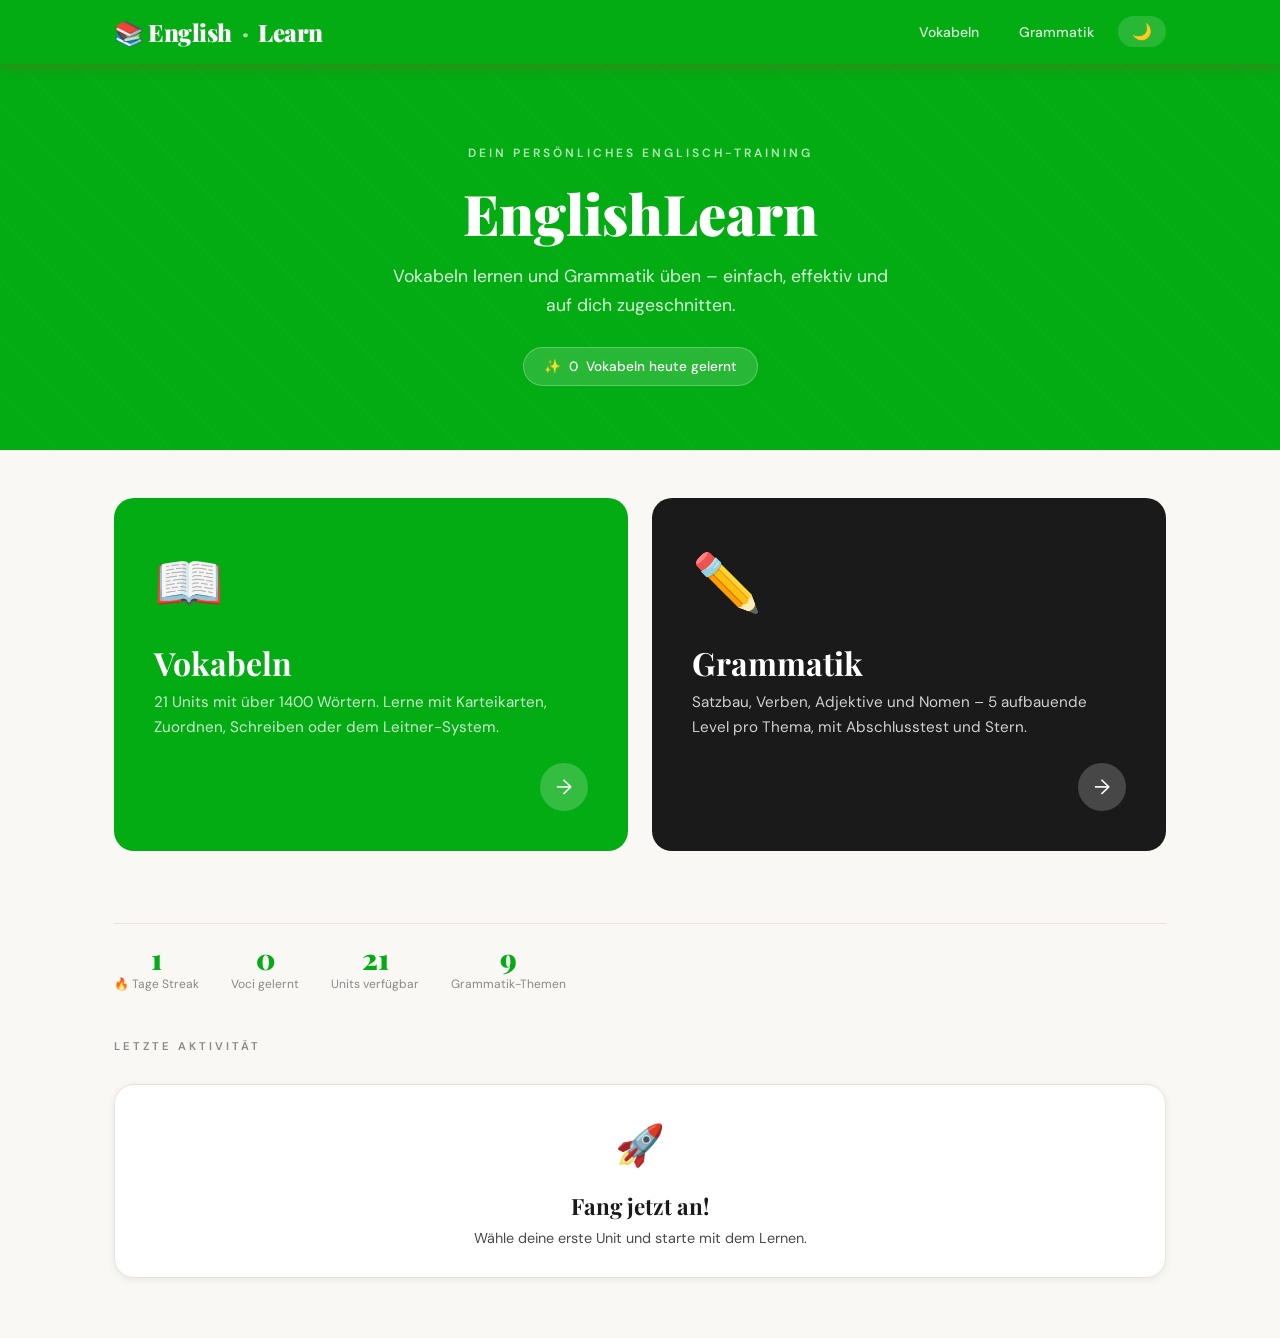
<file: index.html>
<!DOCTYPE html>
<html lang="de">
<head>
  <meta charset="UTF-8">
  <meta name="viewport" content="width=device-width, initial-scale=1.0">
  <title>EnglishLearn</title>
  <link rel="stylesheet" href="css/style.css">
  <link rel="manifest" href="manifest.json">
</head>
<body>

<header class="site-header">
  <div class="inner">
    <a href="index.html" class="logo">📚 English<span class="dot">·</span>Learn</a>
    <nav class="nav">
      <a href="voci/index.html">Vokabeln</a>
      <a href="grammar/index.html">Grammatik</a>
      <button class="theme-toggle" id="themeToggle" title="Dark Mode">🌙</button>
    </nav>
  </div>
</header>

<main>
  <section class="hero">
    <div class="eyebrow">Dein persönliches Englisch-Training</div>
    <h1>English&shy;Learn</h1>
    <p>Vokabeln lernen und Grammatik üben – einfach, effektiv und auf dich zugeschnitten.</p>
    <div class="progress-badge" id="todayBadge">
      ✨ <span id="todayCount">0</span> Vokabeln heute gelernt
    </div>
  </section>

  <div class="container">
    <div class="feature-cards fade-up">
      <div class="feature-card voci" onclick="location.href='voci/index.html'">
        <span class="fc-icon">📖</span>
        <h2>Vokabeln</h2>
        <p>21 Units mit über 1400 Wörtern. Lerne mit Karteikarten, Zuordnen, Schreiben oder dem Leitner-System.</p>
        <div class="fc-arrow">→</div>
      </div>
      <div class="feature-card grammar" onclick="location.href='grammar/index.html'">
        <span class="fc-icon">✏️</span>
        <h2>Grammatik</h2>
        <p>Satzbau, Verben, Adjektive und Nomen – 5 aufbauende Level pro Thema, mit Abschlusstest und Stern.</p>
        <div class="fc-arrow">→</div>
      </div>
    </div>

    <!-- Stats -->
    <div class="stats-strip fade-up fade-up-delay-1" id="statsStrip">
      <div class="stat">
        <div class="stat-num" id="statStreak">0</div>
        <div class="stat-label">🔥 Tage Streak</div>
      </div>
      <div class="stat">
        <div class="stat-num" id="statTotal">0</div>
        <div class="stat-label">Voci gelernt</div>
      </div>
      <div class="stat">
        <div class="stat-num">21</div>
        <div class="stat-label">Units verfügbar</div>
      </div>
      <div class="stat">
        <div class="stat-num">9</div>
        <div class="stat-label">Grammatik-Themen</div>
      </div>
    </div>

    <!-- Quick access -->
    <div class="fade-up fade-up-delay-2" style="padding: 24px 0 48px;">
      <div class="section-title">Letzte Aktivität</div>
      <div class="card-grid" id="recentGrid" style="padding: 12px 0;">
        <!-- filled by JS -->
      </div>
    </div>
  </div>
</main>

<script src="js/storage.js"></script>
<script>
  // Dark mode
  function applyTheme() {
    document.body.classList.toggle('dark', Storage.getDarkMode());
    document.getElementById('themeToggle').textContent = Storage.getDarkMode() ? '☀️' : '🌙';
  }
  applyTheme();
  document.getElementById('themeToggle').addEventListener('click', () => {
    Storage.setDarkMode(!Storage.getDarkMode());
    applyTheme();
  });

  // Stats
  Storage.updateStreak();
  document.getElementById('statStreak').textContent = Storage.getStreak();
  document.getElementById('todayCount').textContent = Storage.getTodayCount();

  // Total learned
  let total = 0;
  for (let i = 1; i <= 21; i++) {
    const ud = Storage.getUnitData(i);
    total += Object.values(ud.words).reduce((s, w) => s + (w.correct || 0), 0);
  }
  document.getElementById('statTotal').textContent = total;

  // Recent grid
  const grid = document.getElementById('recentGrid');
  const lastCombo = Storage.getLastCombination();
  const units = [];
  for (let i = 1; i <= 21; i++) {
    const ud = Storage.getUnitData(i);
    const wordCount = Object.keys(ud.words).length;
    if (wordCount > 0) units.push({ num: i, count: wordCount });
  }
  units.sort((a, b) => b.count - a.count);
  const topUnits = units.slice(0, 3);
  if (topUnits.length === 0) {
    grid.innerHTML = `<div class="card fade-up" onclick="location.href='voci/index.html'" style="grid-column: 1/-1; text-align:center;">
      <span class="card-icon">🚀</span>
      <h2>Fang jetzt an!</h2>
      <p>Wähle deine erste Unit und starte mit dem Lernen.</p>
    </div>`;
  } else {
    topUnits.forEach(u => {
      const ud = Storage.getUnitData(u.num);
      const names = ['Going places','Without words','Healthy living','Exploring','Weather dynamics',
        'The deep blue','Patchwork city','Dreams of flying','Weird & wonderful games','Catchy tunes',
        'Reaching for the stars','Hard times','Intriguing devices','Incredible India','Further faster higher',
        'Down Fifth Avenue','Haunted houses','Its showtime','Green ideas','Sell sell sell','Backpacking'];
      grid.innerHTML += `<div class="card fade-up" onclick="location.href='voci/index.html'">
        <span class="card-icon">📘</span>
        <h2>Unit ${u.num}</h2>
        <p>${names[u.num-1]}<br><small>${u.count} Wörter geübt</small></p>
      </div>`;
    });
  }
</script>
</body>
</html>
</file>
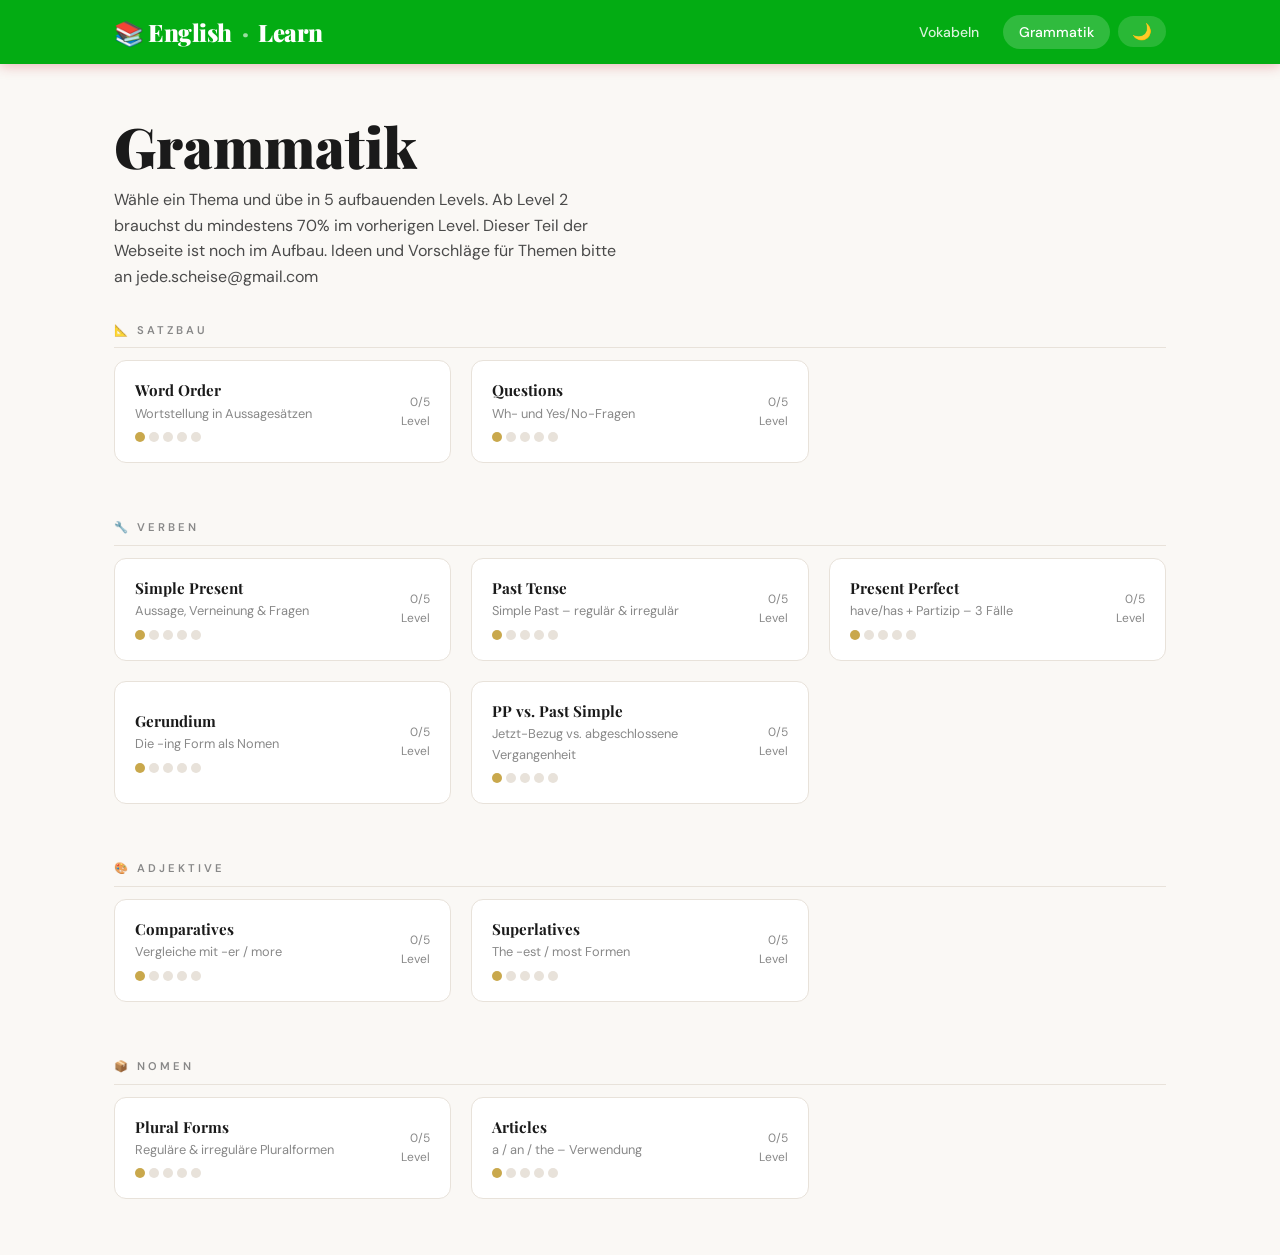
<file: grammar/index.html>
<!DOCTYPE html>
<html lang="de">
<head>
  <meta charset="UTF-8">
  <meta name="viewport" content="width=device-width, initial-scale=1.0">
  <title>Grammatik – EnglishLearn</title>
  <link rel="stylesheet" href="../css/style.css">
</head>
<body>

<header class="site-header">
  <div class="inner">
    <a href="../index.html" class="logo">📚 English<span class="dot">·</span>Learn</a>
    <nav class="nav">
      <a href="../voci/index.html">Vokabeln</a>
      <a href="index.html" class="active">Grammatik</a>
      <button class="theme-toggle" id="themeToggle">🌙</button>
    </nav>
  </div>
</header>

<main>
  <div class="page-header">
    <h1>Grammatik</h1>
    <p>Wähle ein Thema und übe in 5 aufbauenden Levels. Ab Level 2 brauchst du mindestens 70% im vorherigen Level. Dieser Teil der Webseite ist noch im Aufbau. Ideen und Vorschläge für Themen bitte an jede.scheise@gmail.com</p>
  </div>

  <div class="container">
    <div id="grammarContent"></div>
  </div>
</main>

<script src="../js/storage.js"></script>
<script src="../js/grammar-engine.js"></script>
<script>
  // Theme
  const themeBtn = document.getElementById('themeToggle');
  document.body.classList.toggle('dark', Storage.getDarkMode());
  themeBtn.textContent = Storage.getDarkMode() ? '☀️' : '🌙';
  themeBtn.addEventListener('click', () => { Storage.setDarkMode(!Storage.getDarkMode()); location.reload(); });

  const TOPICS = GrammarEngine.getTopics();
  const GROUP_LABELS = GrammarEngine.getGroupLabels();

  // Group topics
  const grouped = {};
  TOPICS.forEach(t => {
    if (!grouped[t.group]) grouped[t.group] = [];
    grouped[t.group].push(t);
  });

  let html = '';
  Object.entries(grouped).forEach(([group, topics]) => {
    html += `<div class="grammar-group">
      <div class="grammar-group-title">${GROUP_LABELS[group] || group}</div>
      <div class="card-grid" style="padding: 0 0 16px;">`;

    topics.forEach(topic => {
      const td = Storage.getGrammarTopic(topic.id);
      const star = td.star ? '⭐' : '';

      // Build level dots
      let dotsHtml = '';
      for (let l = 1; l <= 5; l++) {
        const lvl = td.levels[l];
        const unlocked = Storage.isLevelUnlocked(topic.id, l);
        let cls = 'level-dot';
        if (lvl && lvl.completed) cls += ' done';
        else if (unlocked) cls += ' active';
        dotsHtml += `<div class="${cls}" title="Level ${l}${lvl ? ': ' + lvl.score + '%' : ''}"></div>`;
      }

      const completedCount = Object.values(td.levels).filter(l => l.completed).length;

      html += `<div class="topic-card" onclick="openTopic('${topic.group}','${topic.id}')">
        <div class="topic-info">
          <h3>${topic.title} ${star}</h3>
          <p>${topic.desc}</p>
          <div class="level-dots">${dotsHtml}</div>
        </div>
        <div style="font-size:0.75rem; color:var(--ink-muted); text-align:right; min-width:48px;">
          ${completedCount}/5<br>Level
        </div>
      </div>`;
    });

    html += `</div></div>`;
  });

  document.getElementById('grammarContent').innerHTML = html;

  function openTopic(group, id) {
    location.href = `exercise.html?group=${group}&id=${id}`;
  }
</script>
</body>
</html>
</file>
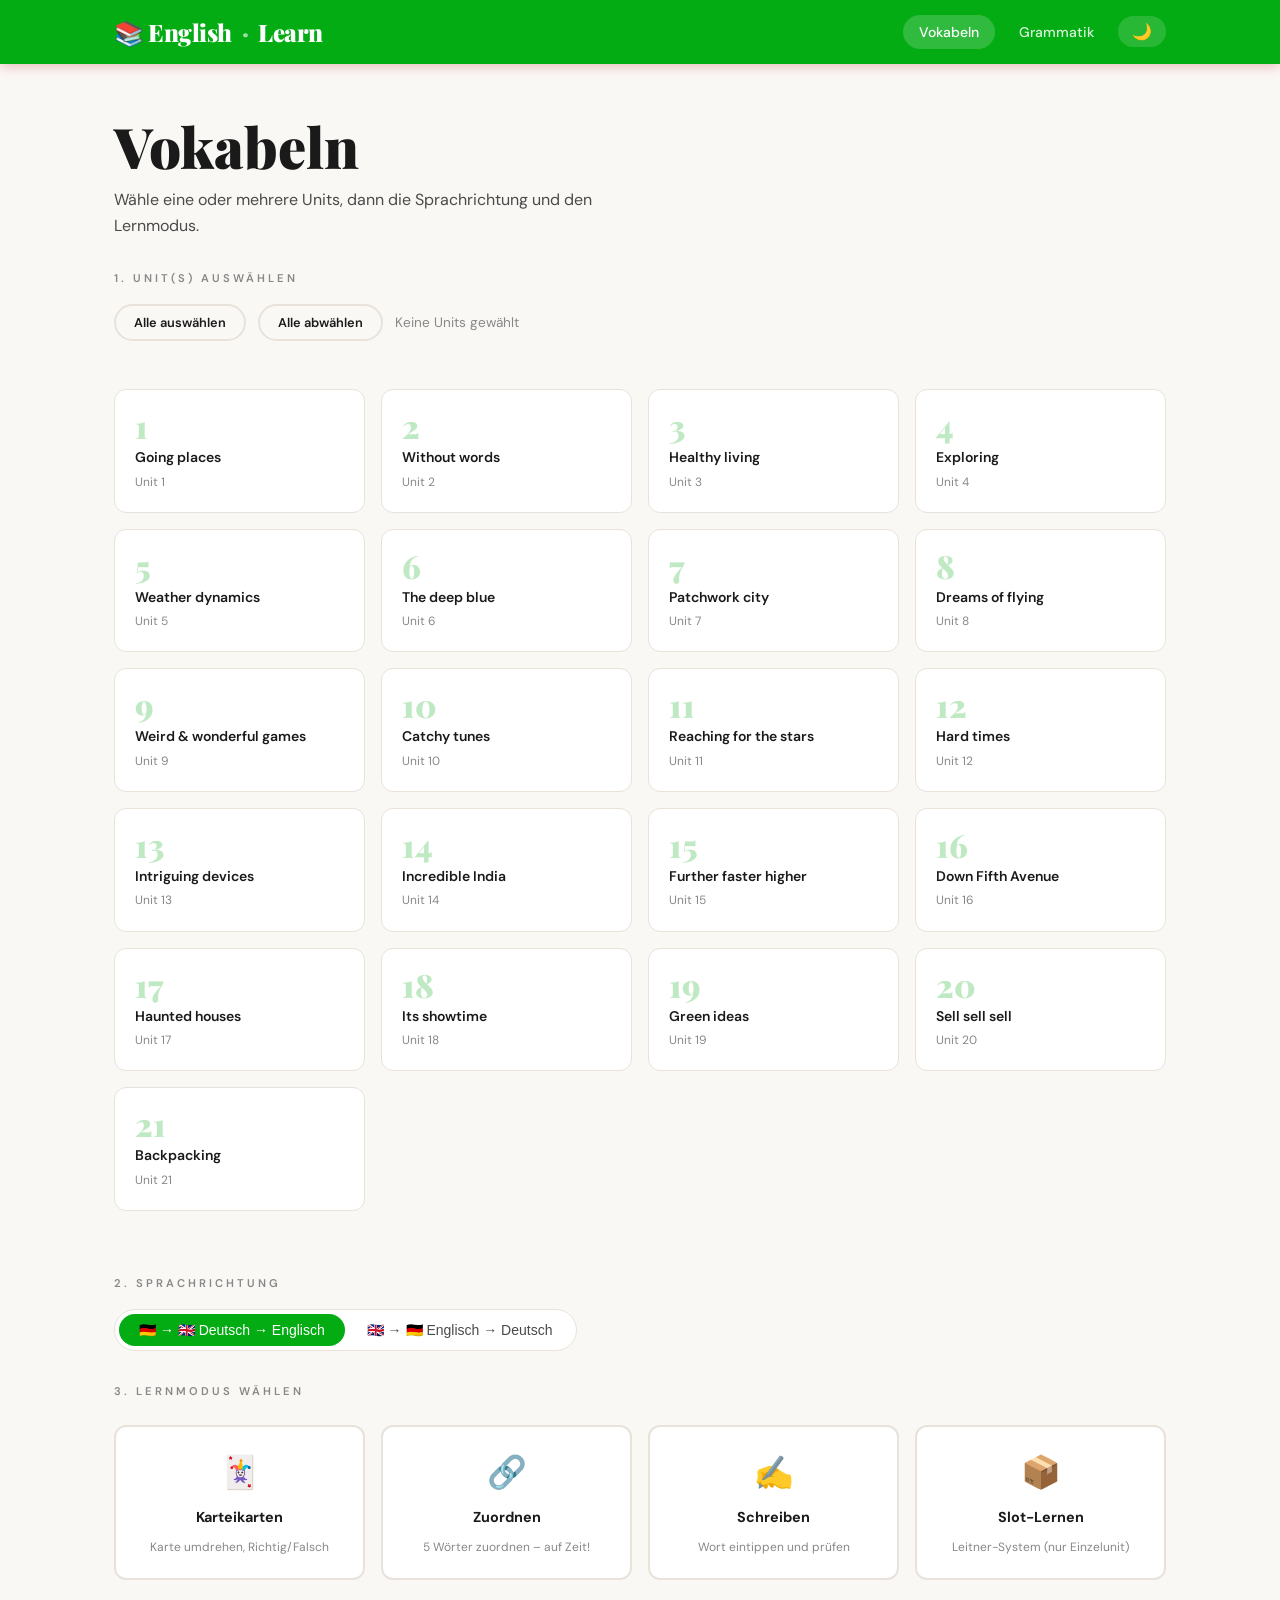
<file: voci/index.html>
<!DOCTYPE html>
<html lang="de">
<head>
  <meta charset="UTF-8">
  <meta name="viewport" content="width=device-width, initial-scale=1.0">
  <title>Vokabeln – EnglishLearn</title>
  <link rel="stylesheet" href="../css/style.css">
</head>
<body>

<header class="site-header">
  <div class="inner">
    <a href="../index.html" class="logo">📚 English<span class="dot">·</span>Learn</a>
    <nav class="nav">
      <a href="index.html" class="active">Vokabeln</a>
      <a href="../grammar/index.html">Grammatik</a>
      <button class="theme-toggle" id="themeToggle">🌙</button>
    </nav>
  </div>
</header>

<main>
  <div class="page-header">
    <h1>Vokabeln</h1>
    <p>Wähle eine oder mehrere Units, dann die Sprachrichtung und den Lernmodus.</p>
  </div>

  <div class="container">

    <!-- Unit Selection -->
    <div class="section-title">1. Unit(s) auswählen</div>
    <div style="display:flex; gap:12px; margin-bottom:16px; flex-wrap:wrap; align-items:center;">
      <button class="btn btn-outline btn-sm" onclick="selectAll()">Alle auswählen</button>
      <button class="btn btn-outline btn-sm" onclick="clearAll()">Alle abwählen</button>
      <span id="selectedInfo" style="font-size:0.85rem; color:var(--ink-muted);"></span>
    </div>
    <div class="unit-list" id="unitList"></div>

    <!-- Direction -->
    <div style="margin: 32px 0 16px;">
      <div class="section-title">2. Sprachrichtung</div>
      <div class="direction-toggle">
        <button class="direction-btn active" id="btnDeEn" onclick="setDir('de_en')">🇩🇪 → 🇬🇧 Deutsch → Englisch</button>
        <button class="direction-btn" id="btnEnDe" onclick="setDir('en_de')">🇬🇧 → 🇩🇪 Englisch → Deutsch</button>
      </div>
    </div>

    <!-- Mode Selection -->
    <div style="margin: 32px 0 16px;">
      <div class="section-title">3. Lernmodus wählen</div>
      <div class="mode-grid" id="modeGrid">
        <div class="mode-item" id="modeFC" onclick="startMode('flashcards')">
          <div class="mode-icon">🃏</div>
          <strong>Karteikarten</strong>
          <small>Karte umdrehen, Richtig/Falsch</small>
        </div>
        <div class="mode-item" id="modeMA" onclick="startMode('matching')">
          <div class="mode-icon">🔗</div>
          <strong>Zuordnen</strong>
          <small>5 Wörter zuordnen – auf Zeit!</small>
        </div>
        <div class="mode-item" id="modeWR" onclick="startMode('writing')">
          <div class="mode-icon">✍️</div>
          <strong>Schreiben</strong>
          <small>Wort eintippen und prüfen</small>
        </div>
        <div class="mode-item" id="modeSL" onclick="startMode('slots')">
          <div class="mode-icon">📦</div>
          <strong>Slot-Lernen</strong>
          <small>Leitner-System (nur Einzelunit)</small>
        </div>
      </div>
    </div>

    <div id="slotWarning" style="display:none;" class="hint-box">
      ⚠️ Das Slot-Lernen ist nur für eine einzelne Unit verfügbar (kein Kombinations-Modus).
    </div>

  </div>
</main>

<script src="../js/storage.js"></script>
<script>
  // Theme
  function applyTheme() {
    document.body.classList.toggle('dark', Storage.getDarkMode());
    document.getElementById('themeToggle').textContent = Storage.getDarkMode() ? '☀️' : '🌙';
  }
  applyTheme();
  document.getElementById('themeToggle').addEventListener('click', () => {
    Storage.setDarkMode(!Storage.getDarkMode());
    applyTheme();
  });

  const UNIT_NAMES = ['Going places','Without words','Healthy living','Exploring','Weather dynamics',
    'The deep blue','Patchwork city','Dreams of flying','Weird & wonderful games','Catchy tunes',
    'Reaching for the stars','Hard times','Intriguing devices','Incredible India','Further faster higher',
    'Down Fifth Avenue','Haunted houses','Its showtime','Green ideas','Sell sell sell','Backpacking'];

  let selectedUnits = [];
  let direction = 'de_en';

  // Restore last combination
  const lastCombo = Storage.getLastCombination();

  // Build unit grid
  function buildUnitGrid() {
    const list = document.getElementById('unitList');
    list.innerHTML = '';
    for (let i = 1; i <= 21; i++) {
      const ud = Storage.getUnitData(i);
      const hasProgress = Object.keys(ud.words).length > 0;
      const sel = selectedUnits.includes(i);
      list.innerHTML += `<div class="unit-item ${sel ? 'selected' : ''}" id="unit_${i}" onclick="toggleUnit(${i})">
        ${hasProgress ? '<div class="unit-badge"></div>' : ''}
        <div class="unit-num">${i}</div>
        <div class="unit-title">${UNIT_NAMES[i-1]}</div>
        <div class="unit-sub">Unit ${i}</div>
      </div>`;
    }
    updateSelectedInfo();
  }

  function toggleUnit(n) {
    const idx = selectedUnits.indexOf(n);
    if (idx >= 0) selectedUnits.splice(idx, 1);
    else selectedUnits.push(n);
    buildUnitGrid();
    updateSlotWarning();
  }
  function selectAll() { selectedUnits = Array.from({length:21}, (_,i) => i+1); buildUnitGrid(); updateSlotWarning(); }
  function clearAll()  { selectedUnits = []; buildUnitGrid(); updateSlotWarning(); }

  function updateSelectedInfo() {
    const el = document.getElementById('selectedInfo');
    el.textContent = selectedUnits.length === 0 ? 'Keine Units gewählt'
      : selectedUnits.length === 1 ? `Unit ${selectedUnits[0]} gewählt`
      : `${selectedUnits.length} Units gewählt: ${selectedUnits.join(', ')}`;
  }

  function setDir(d) {
    direction = d;
    document.getElementById('btnDeEn').classList.toggle('active', d === 'de_en');
    document.getElementById('btnEnDe').classList.toggle('active', d === 'en_de');
  }

  function updateSlotWarning() {
    document.getElementById('slotWarning').style.display =
      (selectedUnits.length > 1) ? 'block' : 'none';
  }

  function startMode(mode) {
    if (selectedUnits.length === 0) {
      alert('Bitte zuerst eine oder mehrere Units auswählen.');
      return;
    }
    if (mode === 'slots' && selectedUnits.length > 1) {
      alert('Slot-Lernen ist nur für eine einzelne Unit verfügbar.');
      return;
    }
    const params = new URLSearchParams({ units: selectedUnits.join(','), dir: direction });
    location.href = `${mode}.html?${params}`;
  }

  // Restore
  if (lastCombo.length > 0) selectedUnits = lastCombo;
  buildUnitGrid();
</script>
</body>
</html>
</file>
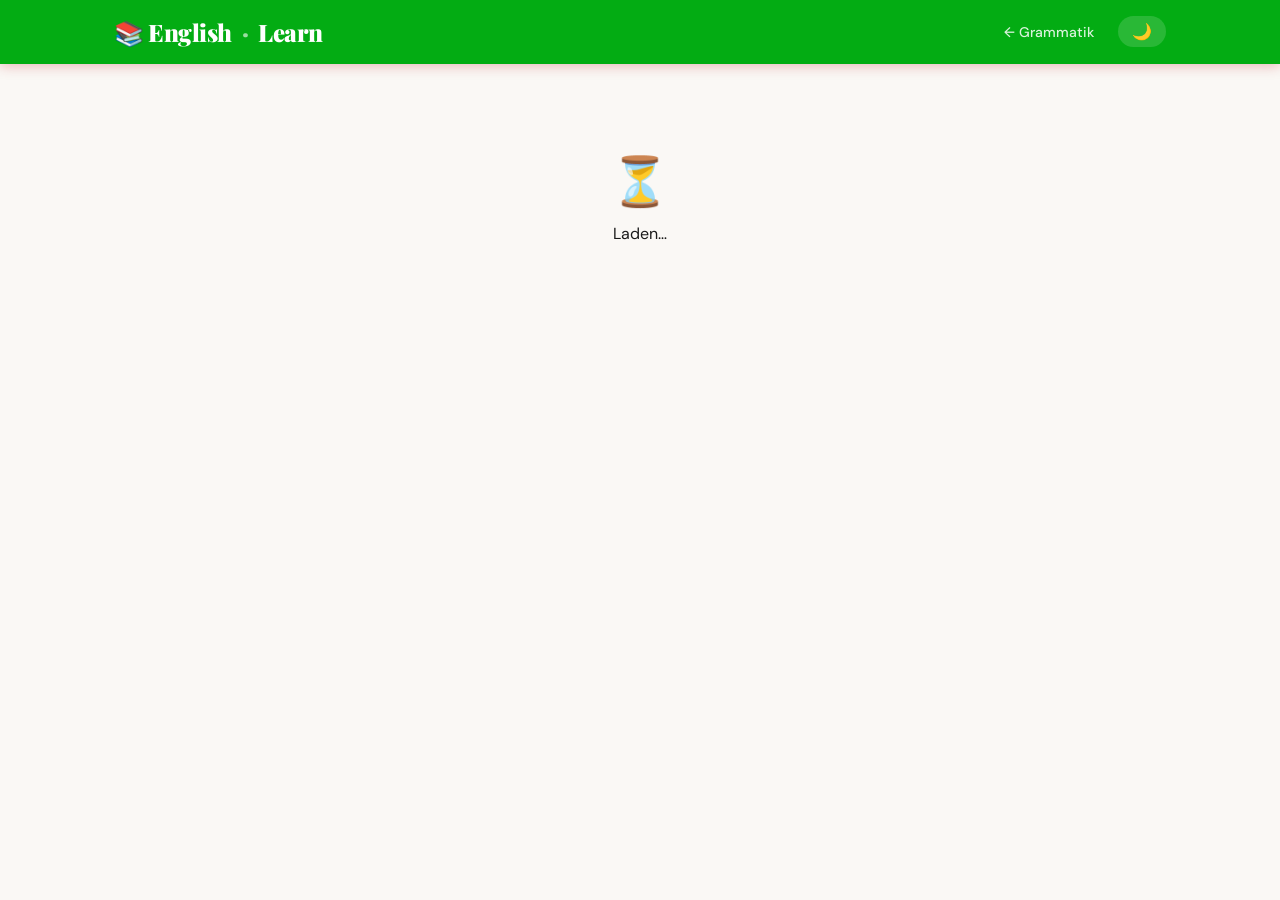
<file: grammar/exercise.html>
<!DOCTYPE html>
<html lang="de">
<head>
  <meta charset="UTF-8">
  <meta name="viewport" content="width=device-width, initial-scale=1.0">
  <title>Grammatik Übung – EnglishLearn</title>
  <link rel="stylesheet" href="../css/style.css">
</head>
<body>

<header class="site-header">
  <div class="inner">
    <a href="index.html" class="logo">📚 English<span class="dot">·</span>Learn</a>
    <nav class="nav">
      <a href="index.html">← Grammatik</a>
      <button class="theme-toggle" id="themeToggle">🌙</button>
    </nav>
  </div>
</header>

<div id="loadingScreen" style="text-align:center; padding:80px 24px;">
  <div style="font-size:3rem;">⏳</div><p>Laden…</p>
</div>

<!-- Level Selection -->
<div id="levelScreen" style="display:none;">
  <div class="page-header" id="topicHeader"></div>
  <div class="container" style="max-width:540px;">
    <div class="section-title">Level auswählen</div>
    <div class="level-list" id="levelList"></div>
    <div style="margin-top:24px; padding-bottom:48px;">
      <a href="index.html" class="btn btn-outline">← Zurück zur Übersicht</a>
    </div>
  </div>
</div>

<!-- Exercise -->
<div id="exerciseScreen" style="display:none;">
  <div class="container" style="max-width:680px;">
    <div style="padding: 24px 0 0;">
      <div style="display:flex; justify-content:space-between; align-items:center; margin-bottom:12px;">
        <span id="exerciseTopicTitle" style="font-size:0.85rem; color:var(--ink-muted);"></span>
        <span id="exerciseLevelBadge" style="font-size:0.8rem; font-weight:600; color:var(--red);"></span>
      </div>
      <div class="progress-bar-wrap">
        <div class="progress-bar-fill" id="progressFill" style="width:0%"></div>
      </div>
      <div class="progress-info">
        <span id="progressText">0 / 0</span>
        <span id="scoreText">✅ 0 &nbsp; ❌ 0</span>
      </div>
    </div>

    <div class="exercise-box" id="exerciseBox">
      <!-- Filled dynamically -->
    </div>

    <div id="feedbackRow" style="display:none; text-align:center; padding:12px 0 24px;">
      <div id="feedbackMsg" style="margin-bottom:12px; font-weight:600; font-size:1rem;"></div>
      <div id="hintBox" class="hint-box" style="display:none; max-width:480px; margin:0 auto 12px;"></div>
      <button class="btn btn-primary" onclick="nextExercise()">Weiter →</button>
    </div>
  </div>
</div>

<!-- Result -->
<div id="resultScreen" style="display:none;">
  <div class="container">
    <div class="result-card">
      <div style="font-size:3rem;" id="resultEmoji">🎉</div>
      <h2 id="resultTitle">Level abgeschlossen!</h2>
      <div class="result-score" id="resultScore">–%</div>
      <p class="result-subtitle" id="resultSub"></p>
      <div id="starMessage" style="font-size:1.5rem; margin:12px 0; display:none;"></div>
      <div style="display:flex; gap:12px; justify-content:center; flex-wrap:wrap; margin-top:24px;">
        <button class="btn btn-primary" id="nextLevelBtn" style="display:none;" onclick="goNextLevel()">▶️ Nächstes Level</button>
        <button class="btn btn-outline" onclick="goLevelSelect()">📋 Level-Auswahl</button>
        <a href="index.html" class="btn btn-ghost">← Übersicht</a>
      </div>
    </div>
  </div>
</div>

<script src="../js/storage.js"></script>
<script src="../js/grammar-engine.js"></script>
<script>
  // Theme
  const themeBtn = document.getElementById('themeToggle');
  document.body.classList.toggle('dark', Storage.getDarkMode());
  themeBtn.textContent = Storage.getDarkMode() ? '☀️' : '🌙';
  themeBtn.addEventListener('click', () => { Storage.setDarkMode(!Storage.getDarkMode()); location.reload(); });

  const params = new URLSearchParams(location.search);
  const topicGroup = params.get('group');
  const topicId    = params.get('id');
  const startLevel = params.get('level') ? parseInt(params.get('level')) : null;

  let correct = 0, wrong = 0;
  let currentLevel = null;

  async function init() {
    try {
      await GrammarEngine.loadTopic(topicGroup, topicId);
      document.getElementById('loadingScreen').style.display = 'none';
      if (startLevel) {
        startLevelExercise(startLevel);
      } else {
        showLevelSelect();
      }
    } catch(e) {
      console.error('Ladefehler:', e);
      document.getElementById('loadingScreen').innerHTML =
        '<p style="color:red; margin-bottom:12px;">⚠️ Datei nicht gefunden:<br><code>topics/' + topicGroup + '/' + topicId + '.json</code></p>' +
        '<a href="index.html" class="btn btn-outline">← Zurück zur Übersicht</a>';
    }
  }

  function showLevelSelect() {
    const td = GrammarEngine.topicData();
    document.getElementById('levelScreen').style.display = 'block';
    document.getElementById('topicHeader').innerHTML =
      `<h1>${td.title}</h1><p style="color:var(--ink-soft);">${td.description}</p>`;

    const savedTopic = Storage.getGrammarTopic(topicId);
    let html = '';
    td.levels.forEach(lvl => {
      const saved   = savedTopic.levels[lvl.level];
      const unlocked = Storage.isLevelUnlocked(topicId, lvl.level);
      const isLocked = !unlocked;
      const isDone   = saved && saved.completed;
      const isFinal  = lvl.level === 5;
      html += `<div class="level-row ${isLocked ? 'locked' : ''} ${isDone ? 'done' : ''}"
        onclick="${isLocked ? '' : `startLevel(${lvl.level})`}">
        <div class="level-num">${isLocked ? '🔒' : lvl.level}</div>
        <div>
          <div class="level-title">${isFinal ? '⭐ ' : ''}${lvl.title}</div>
          <div class="level-score">${isDone ? `✅ ${saved.score}%` : isLocked ? 'Gesperrt – ${lvl.level-1} mit ≥70% abschliessen' : 'Noch nicht gespielt'}</div>
        </div>
        ${isLocked ? '<div class="level-lock">🔒</div>' : ''}
      </div>`;
    });
    document.getElementById('levelList').innerHTML = html;
  }

  function startLevel(levelNum) {
    document.getElementById('levelScreen').style.display = 'none';
    currentLevel = levelNum;
    correct = 0; wrong = 0;
    try {
      const td = GrammarEngine.topicData();
      let exercises;
      if (levelNum === 5) {
        exercises = GrammarEngine.buildFinalTest();
        // manually set
        td.levels.find(l => l.level === 5).exercises = exercises;
      }
      GrammarEngine.startLevel(levelNum);
    } catch(e) { console.error(e); }
    document.getElementById('exerciseScreen').style.display = 'block';
    document.getElementById('exerciseTopicTitle').textContent = GrammarEngine.topicData().title;
    document.getElementById('exerciseLevelBadge').textContent = `Level ${levelNum}`;
    showExercise();
  }

  // alias for onclick in level list
  function startLevelExercise(n) { startLevel(n); }

  function showExercise() {
    if (GrammarEngine.isDone()) { showResult(); return; }
    const ex = GrammarEngine.currentExercise();
    updateProgress();
    document.getElementById('feedbackRow').style.display = 'none';
    document.getElementById('hintBox').style.display = 'none';
    renderExercise(ex);
  }

  function renderExercise(ex) {
    const box = document.getElementById('exerciseBox');
    let html = `<div class="exercise-instruction">${ex.instruction}</div>`;

    if (ex.type === 'fill-in-the-blank') {
      const parts = ex.sentence.split('___');
      html += `<div class="exercise-sentence">${parts[0]}<input type="text" class="fill-blank-input" id="fillInput" autocomplete="off" autocorrect="off" spellcheck="false">${parts[1] || ''}</div>`;
      html += `<button class="btn btn-primary" onclick="submitFill()">Prüfen ↵</button>`;

    } else if (ex.type === 'multiple-choice') {
      html += `<div class="exercise-sentence" style="margin-bottom:8px;">${ex.question}</div>`;
      html += '<div class="mc-options">';
      ex.options.forEach((opt, i) => {
        html += `<div class="mc-option" id="mc_${i}" onclick="submitMC('${opt.replace(/'/g,"\\'")}', ${i})">${opt}</div>`;
      });
      html += '</div>';

    } else if (ex.type === 'reorder') {
      html += `<div style="margin-bottom:12px; color:var(--ink-muted); font-size:0.9rem;">Klicke die Wörter in der richtigen Reihenfolge:</div>`;
      html += `<div class="reorder-words" id="reorderSource">`;
      ex.words.forEach((w, i) => {
        html += `<div class="word-chip" id="chip_${i}" onclick="addWord('${w.replace(/'/g,"\\'")}',${i})">${w}</div>`;
      });
      html += `</div>`;
      html += `<div style="min-height:44px; border:2px dashed var(--border); border-radius:var(--radius-sm); padding:8px; display:flex; flex-wrap:wrap; gap:8px; margin:12px 0;" id="reorderTarget"></div>`;
      html += `<button class="btn btn-outline btn-sm" onclick="clearReorder()" style="margin-right:8px;">✕ Leeren</button>`;
      html += `<button class="btn btn-primary" onclick="submitReorder()">Prüfen</button>`;

    } else if (ex.type === 'error-correction') {
      html += `<div class="exercise-sentence" style="background:var(--red-light); padding:12px 16px; border-radius:var(--radius-sm); color:var(--red-dark);">"${ex.sentence}"</div>`;
      html += `<div style="margin:16px 0 4px; font-size:0.85rem; color:var(--ink-muted);">Korrigierter Satz:</div>`;
      html += `<input type="text" style="width:100%; padding:12px 16px; border:2px solid var(--border); border-radius:var(--radius-sm); font-size:1rem; font-family:'DM Sans',sans-serif; outline:none;" id="errorInput" autocomplete="off">`;
      html += `<button class="btn btn-primary" style="margin-top:12px;" onclick="submitError()">Prüfen ↵</button>`;

    } else if (ex.type === 'translation') {
      html += `<div class="exercise-sentence">"${ex.sentence}"</div>`;
      html += `<input type="text" style="width:100%; padding:12px 16px; border:2px solid var(--border); border-radius:var(--radius-sm); font-size:1rem; font-family:'DM Sans',sans-serif; outline:none; margin-bottom:12px;" id="transInput" autocomplete="off" spellcheck="false">`;
      html += `<button class="btn btn-primary" onclick="submitTranslation()">Prüfen ↵</button>`;
    }

    box.innerHTML = html;

    // Auto-focus input
    setTimeout(() => {
      const inp = box.querySelector('input[type="text"]');
      if (inp) inp.focus();
    }, 50);
  }

  // Reorder state
  let reorderChosen = [];
  function addWord(word, idx) {
    const chip = document.getElementById(`chip_${idx}`);
    if (chip.classList.contains('used')) return;
    chip.classList.add('used');
    reorderChosen.push({ word, idx });
    const target = document.getElementById('reorderTarget');
    target.innerHTML += `<div class="word-chip" style="background:var(--ink);" data-idx="${idx}">${word}</div>`;
  }
  function clearReorder() {
    reorderChosen = [];
    document.querySelectorAll('.word-chip').forEach(c => c.classList.remove('used'));
    document.getElementById('reorderTarget').innerHTML = '';
  }

  function submitFill() {
    const inp = document.getElementById('fillInput');
    const ok  = GrammarEngine.checkAnswer(GrammarEngine.currentExercise(), inp.value);
    showFeedback(ok, GrammarEngine.currentExercise());
  }
  function submitMC(opt, idx) {
    const ok = GrammarEngine.checkAnswer(GrammarEngine.currentExercise(), opt);
    document.getElementById(`mc_${idx}`).classList.add(ok ? 'correct' : 'wrong');
    if (!ok) {
      // Show correct
      const ex = GrammarEngine.currentExercise();
      ex.options.forEach((o, i) => {
        if (o.toLowerCase() === ex.answer.toLowerCase()) {
          document.getElementById(`mc_${i}`).classList.add('correct');
        }
      });
    }
    showFeedback(ok, GrammarEngine.currentExercise());
  }
  function submitReorder() {
    const answer = reorderChosen.map(r => r.word).join(' ');
    const ok     = GrammarEngine.checkAnswer(GrammarEngine.currentExercise(), answer);
    showFeedback(ok, GrammarEngine.currentExercise());
  }
  function submitError() {
    const ok = GrammarEngine.checkAnswer(GrammarEngine.currentExercise(), document.getElementById('errorInput').value);
    showFeedback(ok, GrammarEngine.currentExercise());
  }
  function submitTranslation() {
    const ok = GrammarEngine.checkAnswer(GrammarEngine.currentExercise(), document.getElementById('transInput').value);
    showFeedback(ok, GrammarEngine.currentExercise());
  }

  function showFeedback(ok, ex) {
    if (ok) correct++; else wrong++;
    document.getElementById('feedbackRow').style.display = 'block';
    document.getElementById('feedbackMsg').innerHTML = ok
      ? `<span style="color:var(--green);">✅ Richtig!</span>`
      : `<span style="color:#C0392B;">❌ Falsch. Richtig: <strong>${Array.isArray(ex.answer) ? ex.answer[0] : ex.answer}</strong></span>`;
    if (ex.hint && !ok) {
      document.getElementById('hintBox').textContent = '💡 ' + ex.hint;
      document.getElementById('hintBox').style.display = 'block';
    }
    updateProgress();
    // Disable inputs
    document.querySelectorAll('.exercise-box input, .exercise-box button, .mc-option, .word-chip').forEach(el => {
      el.style.pointerEvents = 'none';
    });
  }

  function nextExercise() {
    GrammarEngine.advance();
    showExercise();
  }

  function updateProgress() {
    const total = GrammarEngine.totalExercises();
    const pos   = GrammarEngine.currentPos();
    document.getElementById('progressFill').style.width = `${(pos/total)*100}%`;
    document.getElementById('progressText').textContent = `${pos} / ${total}`;
    document.getElementById('scoreText').textContent    = `✅ ${correct} &nbsp; ❌ ${wrong}`;
  }

  function showResult() {
    document.getElementById('exerciseScreen').style.display = 'none';
    document.getElementById('resultScreen').style.display   = 'block';
    const sum = GrammarEngine.getSummary();
    document.getElementById('resultScore').textContent = `${sum.percent}%`;
    document.getElementById('resultSub').textContent   = `${sum.correct} von ${sum.total} richtig`;
    document.getElementById('resultEmoji').textContent  = sum.percent >= 80 ? '🎉' : sum.percent >= 60 ? '👍' : '💪';

    Storage.saveGrammarLevel(topicId, currentLevel, sum.percent);

    if (currentLevel === 5 && sum.percent >= 80) {
      const starMsg = document.getElementById('starMessage');
      starMsg.style.display = 'block';
      starMsg.textContent   = '⭐ Du hast einen Stern für dieses Thema verdient!';
    }

    // Show next level button if applicable
    if (currentLevel < 5 && sum.percent >= 70) {
      document.getElementById('nextLevelBtn').style.display = 'inline-flex';
    }
  }

  function goNextLevel() { startLevel(currentLevel + 1); }
  function goLevelSelect() {
    document.getElementById('resultScreen').style.display = 'none';
    document.getElementById('levelScreen').style.display  = 'block';
    showLevelSelect();
  }

  // Keyboard
  document.addEventListener('keydown', e => {
    if (e.key === 'Enter' && document.getElementById('feedbackRow').style.display === 'block') {
      e.preventDefault(); nextExercise();
    }
  });

  init();
</script>
</body>
</html>
</file>
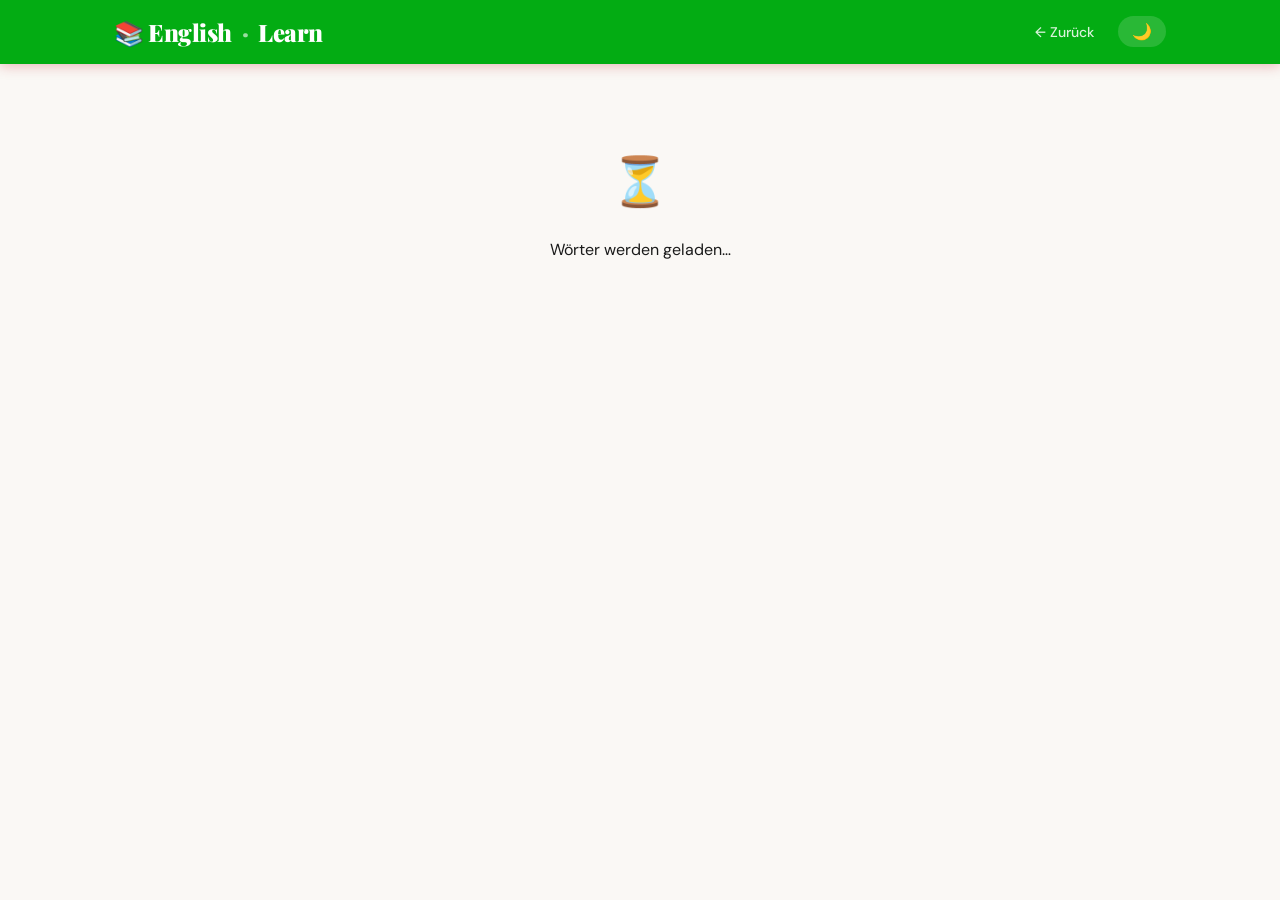
<file: voci/flashcards.html>
<!DOCTYPE html>
<html lang="de">
<head>
  <meta charset="UTF-8">
  <meta name="viewport" content="width=device-width, initial-scale=1.0">
  <title>Karteikarten – EnglishLearn</title>
  <link rel="stylesheet" href="../css/style.css">
</head>
<body>

<header class="site-header">
  <div class="inner">
    <a href="index.html" class="logo">📚 English<span class="dot">·</span>Learn</a>
    <nav class="nav">
      <a href="index.html">← Zurück</a>
      <button class="theme-toggle" id="themeToggle">🌙</button>
    </nav>
  </div>
</header>

<!-- Loading -->
<div id="loadingScreen" style="text-align:center; padding: 80px 24px;">
  <div style="font-size:3rem; margin-bottom:16px;">⏳</div>
  <p>Wörter werden geladen…</p>
</div>

<!-- Exercise -->
<div id="exerciseScreen" style="display:none;">
  <div class="container" style="max-width: 640px;">
    <div style="padding: 24px 0 0;">
      <div class="progress-bar-wrap">
        <div class="progress-bar-fill" id="progressFill" style="width:0%"></div>
      </div>
      <div class="progress-info">
        <span id="progressText">0 / 0</span>
        <span id="scoreText">✅ 0  ❌ 0</span>
      </div>
    </div>

    <div class="flashcard-scene" id="cardScene" onclick="flipCard()">
      <div class="flashcard" id="card">
        <div class="flashcard-face flashcard-front">
          <div class="flashcard-word" id="cardFront">–</div>
          <div class="flashcard-hint" id="cardFrontHint"></div>
          <div class="flashcard-action-hint">Klicken zum Umdrehen · Leertaste</div>
        </div>
        <div class="flashcard-face flashcard-back">
          <div class="flashcard-word" id="cardBack">–</div>
          <div class="flashcard-hint" id="cardBackHint"></div>
          <div class="flashcard-action-hint">Klicken zum Umdrehen · Leertaste</div>
        </div>
      </div>
    </div>

    <div id="actionButtons" style="display:none; justify-content:center; gap:16px; flex-wrap:wrap; margin:8px 0 32px;">
      <button class="btn btn-wrong btn-lg" onclick="markResult(false)">❌ Falsch</button>
      <button class="btn btn-correct btn-lg" onclick="markResult(true)">✅ Richtig</button>
    </div>
    <div id="flipHint" style="text-align:center; margin-bottom:32px;">
      <button class="btn btn-outline" onclick="flipCard()">Karte umdrehen 🔄</button>
    </div>
  </div>
</div>

<!-- Result -->
<div id="resultScreen" style="display:none;">
  <div class="container">
    <div class="result-card">
      <div style="font-size:3rem; margin-bottom:8px;" id="resultEmoji">🎉</div>
      <h2>Runde abgeschlossen!</h2>
      <div class="result-score" id="resultScore">–%</div>
      <p class="result-subtitle" id="resultSub"></p>
      <div style="display:flex; gap:12px; justify-content:center; flex-wrap:wrap; margin-top:24px;">
        <button class="btn btn-primary" onclick="restart()">🔄 Nochmal</button>
        <a href="index.html" class="btn btn-outline">← Einheiten</a>
      </div>
    </div>
  </div>
</div>

<script src="../js/storage.js"></script>
<script src="../js/voci-engine.js"></script>
<script>
  // Theme
  const themeBtn = document.getElementById('themeToggle');
  document.body.classList.toggle('dark', Storage.getDarkMode());
  themeBtn.textContent = Storage.getDarkMode() ? '☀️' : '🌙';
  themeBtn.addEventListener('click', () => { Storage.setDarkMode(!Storage.getDarkMode()); location.reload(); });

  const params = new URLSearchParams(location.search);
  const unitNums = params.get('units').split(',').map(Number);
  const dir = params.get('dir') || 'de_en';
  let isFlipped = false;
  let correct = 0, wrong = 0;

  async function init() {
    await VociEngine.loadUnits(unitNums);
    VociEngine.setDirection(dir);
    VociEngine.startQueue(true);
    document.getElementById('loadingScreen').style.display = 'none';
    document.getElementById('exerciseScreen').style.display = 'block';
    showCard();
  }

  function showCard() {
    if (VociEngine.isDone()) { showResult(); return; }
    const w = VociEngine.currentWord();
    isFlipped = false;
    document.getElementById('card').classList.remove('flipped');
    document.getElementById('cardFront').textContent = VociEngine.prompt(w);
    document.getElementById('cardBack').textContent  = VociEngine.answer(w);
    document.getElementById('cardFrontHint').textContent  = dir === 'de_en' ? '🇩🇪' : '🇬🇧';
    document.getElementById('cardBackHint').textContent   = dir === 'de_en' ? '🇬🇧' : '🇩🇪';
    document.getElementById('actionButtons').style.display = 'none';
    document.getElementById('flipHint').style.display = 'block';
    updateProgress();
  }

  function flipCard() {
    isFlipped = !isFlipped;
    document.getElementById('card').classList.toggle('flipped', isFlipped);
    if (isFlipped) {
      document.getElementById('actionButtons').style.display = 'flex';
      document.getElementById('flipHint').style.display = 'none';
    }
  }

  function markResult(ok) {
    const w = VociEngine.currentWord();
    VociEngine.recordResult(w.id, ok);
    if (ok) correct++; else wrong++;
    VociEngine.advance();
    showCard();
  }

  function updateProgress() {
    const total = VociEngine.totalWords();
    const pos   = VociEngine.currentPos();
    document.getElementById('progressFill').style.width = `${(pos/total)*100}%`;
    document.getElementById('progressText').textContent = `${pos} / ${total}`;
    document.getElementById('scoreText').textContent    = `✅ ${correct}  ❌ ${wrong}`;
  }

  function showResult() {
    document.getElementById('exerciseScreen').style.display = 'none';
    document.getElementById('resultScreen').style.display   = 'block';
    const sum = VociEngine.getSessionSummary();
    document.getElementById('resultScore').textContent = `${sum.percent}%`;
    document.getElementById('resultSub').textContent   = `${sum.correct} von ${sum.total} richtig`;
    document.getElementById('resultEmoji').textContent  = sum.percent >= 80 ? '🎉' : sum.percent >= 60 ? '👍' : '💪';
  }

  function restart() {
    correct = 0; wrong = 0;
    VociEngine.startQueue(true);
    document.getElementById('resultScreen').style.display   = 'none';
    document.getElementById('exerciseScreen').style.display = 'block';
    showCard();
  }

  // Keyboard
  document.addEventListener('keydown', e => {
    if (e.key === ' ' || e.key === 'Enter') { e.preventDefault(); if (!isFlipped) flipCard(); }
    if (isFlipped) {
      if (e.key === 'ArrowRight' || e.key === '1') markResult(true);
      if (e.key === 'ArrowLeft'  || e.key === '2') markResult(false);
    }
  });

  init();
</script>
</body>
</html>
</file>
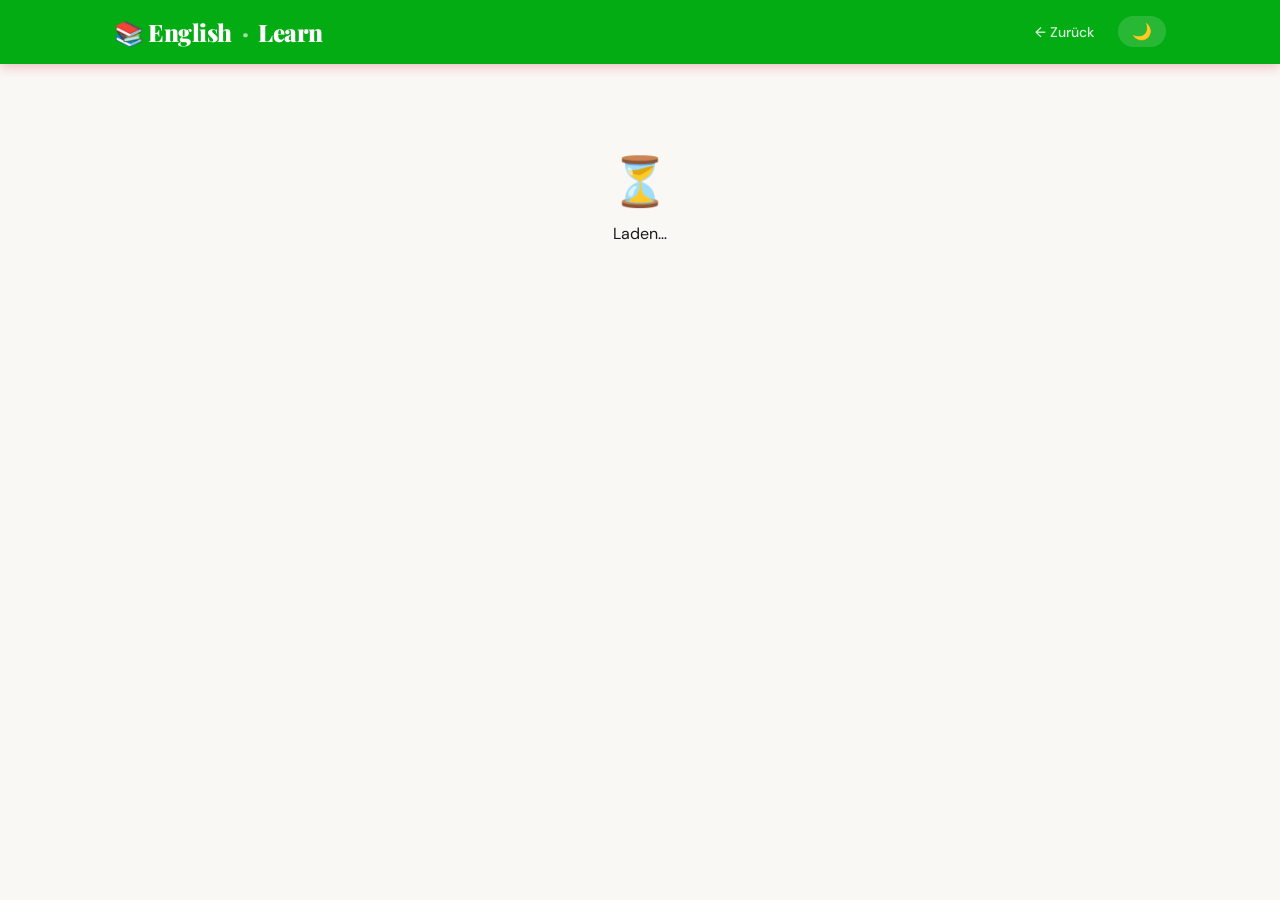
<file: voci/matching.html>
<!DOCTYPE html>
<html lang="de">
<head>
  <meta charset="UTF-8">
  <meta name="viewport" content="width=device-width, initial-scale=1.0">
  <title>Zuordnen – EnglishLearn</title>
  <link rel="stylesheet" href="../css/style.css">
  <style>
    .matching-header { text-align:center; padding: 32px 0 0; }
    .round-info { font-size:0.85rem; color:var(--ink-muted); margin-top:8px; }
    .best-time { font-size:0.8rem; color:var(--gold); font-weight:600; margin-top:4px; }
  </style>
</head>
<body>

<header class="site-header">
  <div class="inner">
    <a href="index.html" class="logo">📚 English<span class="dot">·</span>Learn</a>
    <nav class="nav">
      <a href="index.html">← Zurück</a>
      <button class="theme-toggle" id="themeToggle">🌙</button>
    </nav>
  </div>
</header>

<div id="loadingScreen" style="text-align:center; padding:80px 24px;">
  <div style="font-size:3rem;">⏳</div><p>Laden…</p>
</div>

<div id="exerciseScreen" style="display:none;">
  <div class="container" style="max-width:700px;">
    <div class="matching-header">
      <h2>Zuordnen</h2>
      <div class="timer" id="timer">0:00</div>
      <div class="round-info" id="roundInfo"></div>
      <div class="best-time" id="bestTimeDisplay"></div>
    </div>

    <div id="matchingArea"></div>

    <div style="text-align:center; margin:24px 0; color:var(--ink-muted); font-size:0.85rem;" id="matchHint">
      Klicke ein deutsches Wort, dann das passende englische Wort.
    </div>
  </div>
</div>

<div id="resultScreen" style="display:none;">
  <div class="container">
    <div class="result-card">
      <div style="font-size:3rem;">⏱️</div>
      <h2>Runde geschafft!</h2>
      <div class="result-score" id="resultTime">–</div>
      <p class="result-subtitle" id="resultBest"></p>
      <div style="display:flex; gap:12px; justify-content:center; flex-wrap:wrap; margin-top:24px;">
        <button class="btn btn-primary" onclick="nextRound()">▶️ Nächste Runde</button>
        <a href="index.html" class="btn btn-outline">← Einheiten</a>
      </div>
    </div>
  </div>
</div>

<script src="../js/storage.js"></script>
<script src="../js/voci-engine.js"></script>
<script>
  const themeBtn = document.getElementById('themeToggle');
  document.body.classList.toggle('dark', Storage.getDarkMode());
  themeBtn.textContent = Storage.getDarkMode() ? '☀️' : '🌙';
  themeBtn.addEventListener('click', () => { Storage.setDarkMode(!Storage.getDarkMode()); location.reload(); });

  const params = new URLSearchParams(location.search);
  const unitNums = params.get('units').split(',').map(Number);
  const dir = params.get('dir') || 'de_en';
  const isSingle = unitNums.length === 1;
  let seconds = 0, timerInterval = null;
  let selectedLeft = null, matchedCount = 0;
  let currentSet = [];
  let totalRounds = 0, totalTime = 0;

  async function init() {
    await VociEngine.loadUnits(unitNums);
    VociEngine.setDirection(dir);
    document.getElementById('loadingScreen').style.display = 'none';
    document.getElementById('exerciseScreen').style.display = 'block';
    if (isSingle) showBestTime();
    startRound();
  }

  function showBestTime() {
    const ud = Storage.getUnitData(unitNums[0]);
    if (ud.matching_besttime) {
      document.getElementById('bestTimeDisplay').textContent = `⭐ Bestzeit: ${formatTime(ud.matching_besttime)}`;
    }
  }

  function formatTime(s) {
    return `${Math.floor(s/60)}:${String(s%60).padStart(2,'0')}`;
  }

  function startRound() {
    seconds = 0; matchedCount = 0; selectedLeft = null;
    currentSet = VociEngine.getMatchingSet(5);
    renderGrid();
    clearInterval(timerInterval);
    timerInterval = setInterval(() => {
      seconds++;
      document.getElementById('timer').textContent = formatTime(seconds);
      document.getElementById('timer').classList.toggle('warning', seconds > 60);
    }, 1000);
    document.getElementById('roundInfo').textContent = `Runde ${totalRounds + 1}`;
  }

  function renderGrid() {
    const prompts  = VociEngine.shuffle(currentSet.map(w => ({ id: w.id, text: VociEngine.prompt(w), side: 'L' })));
    const answers  = VociEngine.shuffle(currentSet.map(w => ({ id: w.id, text: VociEngine.answer(w), side: 'R' })));
    const area     = document.getElementById('matchingArea');

    let html = '<div class="matching-grid">';
    const maxLen = Math.max(prompts.length, answers.length);
    for (let i = 0; i < maxLen; i++) {
      const p = prompts[i];
      const a = answers[i];
      html += p ? `<div class="match-word" id="L_${p.id}" onclick="selectWord('L','${p.id}')">${p.text}</div>` : '<div></div>';
      html += a ? `<div class="match-word" id="R_${a.id}" onclick="selectWord('R','${a.id}')">${a.text}</div>` : '<div></div>';
    }
    html += '</div>';
    area.innerHTML = html;
  }

  function selectWord(side, id) {
    const el = document.getElementById(`${side}_${id}`);
    if (!el || el.classList.contains('matched')) return;

    if (side === 'L') {
      // Deselect previous
      if (selectedLeft) {
        const prev = document.getElementById(`L_${selectedLeft}`);
        if (prev) prev.classList.remove('selected');
      }
      selectedLeft = id;
      el.classList.add('selected');
    } else {
      // Right side clicked
      if (!selectedLeft) return;
      if (selectedLeft === id) {
        // Match!
        document.getElementById(`L_${id}`).classList.replace('selected','matched');
        document.getElementById(`R_${id}`).classList.add('matched');
        matchedCount++;
        selectedLeft = null;
        if (matchedCount === currentSet.length) roundComplete();
      } else {
        // Wrong
        el.classList.add('wrong');
        seconds += 2; // penalty
        setTimeout(() => el.classList.remove('wrong'), 600);
      }
    }
  }

  function roundComplete() {
    clearInterval(timerInterval);
    totalRounds++;
    totalTime += seconds;
    if (isSingle) Storage.saveBestTime(unitNums[0], seconds);

    document.getElementById('exerciseScreen').style.display = 'none';
    document.getElementById('resultScreen').style.display   = 'block';
    document.getElementById('resultTime').textContent = formatTime(seconds);

    if (isSingle) {
      const ud = Storage.getUnitData(unitNums[0]);
      document.getElementById('resultBest').textContent = ud.matching_besttime
        ? `⭐ Bestzeit: ${formatTime(ud.matching_besttime)}`
        : 'Erste Runde – Zeit gespeichert!';
    }
  }

  function nextRound() {
    document.getElementById('resultScreen').style.display   = 'none';
    document.getElementById('exerciseScreen').style.display = 'block';
    if (isSingle) showBestTime();
    startRound();
  }

  init();
</script>
</body>
</html>
</file>
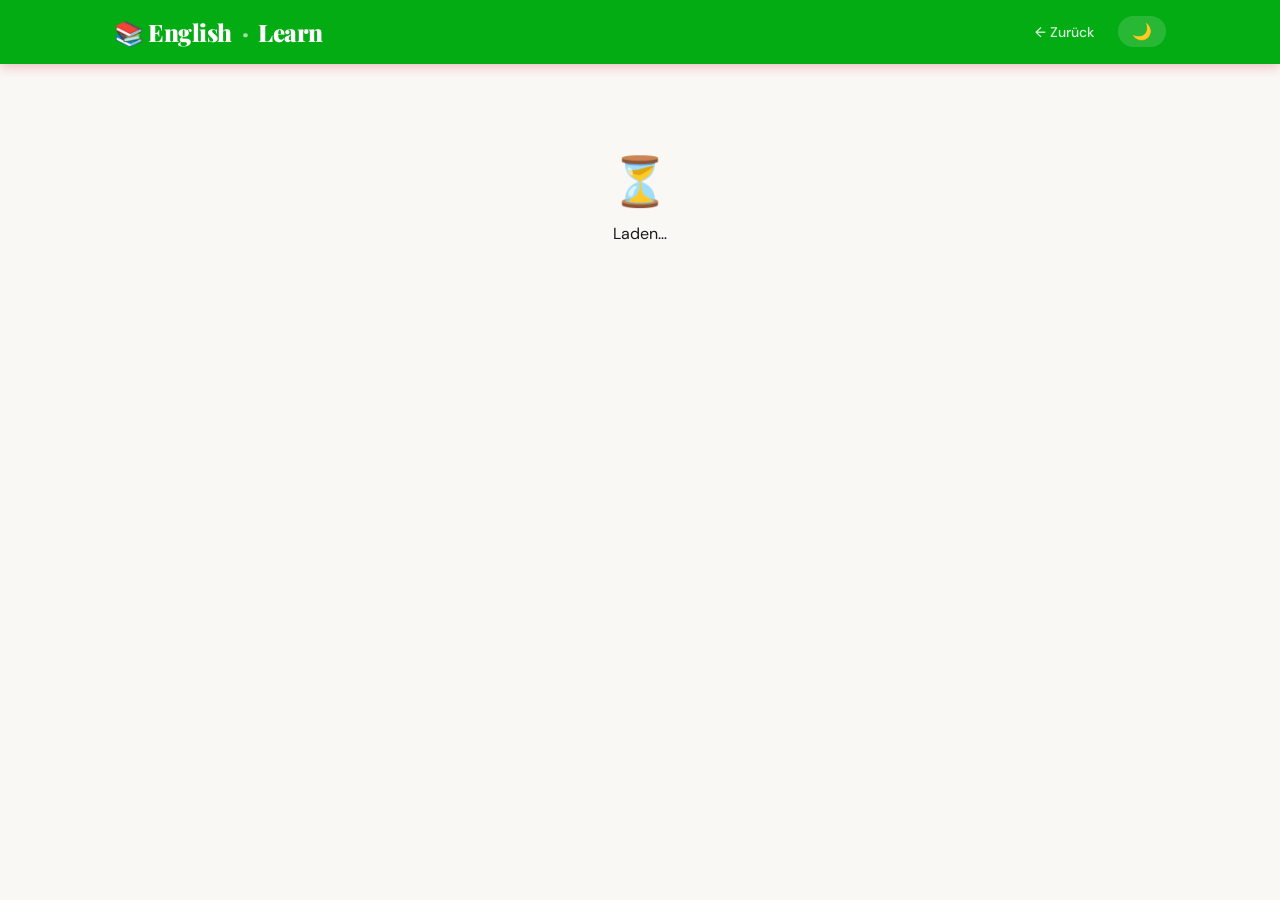
<file: voci/writing.html>
<!DOCTYPE html>
<html lang="de">
<head>
  <meta charset="UTF-8">
  <meta name="viewport" content="width=device-width, initial-scale=1.0">
  <title>Schreiben – EnglishLearn</title>
  <link rel="stylesheet" href="../css/style.css">
</head>
<body>

<header class="site-header">
  <div class="inner">
    <a href="index.html" class="logo">📚 English<span class="dot">·</span>Learn</a>
    <nav class="nav">
      <a href="index.html">← Zurück</a>
      <button class="theme-toggle" id="themeToggle">🌙</button>
    </nav>
  </div>
</header>

<div id="loadingScreen" style="text-align:center; padding:80px 24px;">
  <div style="font-size:3rem;">⏳</div><p>Laden…</p>
</div>

<div id="exerciseScreen" style="display:none;">
  <div class="container" style="max-width:640px;">
    <div style="padding: 24px 0 0;">
      <div class="progress-bar-wrap">
        <div class="progress-bar-fill" id="progressFill" style="width:0%"></div>
      </div>
      <div class="progress-info">
        <span id="progressText">0 / 0</span>
        <span id="scoreText">✅ 0 &nbsp; ❌ 0</span>
      </div>
    </div>

    <!-- Settings -->
    <div style="display:flex; gap:12px; align-items:center; padding:16px 0; flex-wrap:wrap;">
      <label style="font-size:0.85rem; display:flex; align-items:center; gap:6px; cursor:pointer;">
        <input type="checkbox" id="ignoreCaseCheck" checked> Gross-/Kleinschreibung ignorieren
      </label>
      <label style="font-size:0.85rem; display:flex; align-items:center; gap:6px; cursor:pointer;">
        <input type="checkbox" id="toleranceCheck" checked> Tippfehler-Toleranz (1 Zeichen)
      </label>
    </div>

    <div class="writing-area">
      <div class="flashcard-hint" id="dirHint" style="font-size:1rem; margin-bottom:8px;"></div>
      <div class="writing-prompt" id="wordPrompt">–</div>

      <input type="text" class="writing-input" id="writingInput"
        placeholder="Antwort eingeben…"
        autocomplete="off" autocorrect="off" spellcheck="false">

      <div style="margin-top:16px; display:flex; gap:12px; justify-content:center; flex-wrap:wrap;">
        <button class="btn btn-primary" id="confirmBtn" onclick="checkAnswer()">Bestätigen ↵</button>
        <button class="btn btn-ghost btn-sm" onclick="skipWord()">Überspringen →</button>
      </div>

      <div id="feedbackArea" style="margin-top:20px; min-height:56px; text-align:center;"></div>
    </div>
  </div>
</div>

<div id="resultScreen" style="display:none;">
  <div class="container">
    <div class="result-card">
      <div style="font-size:3rem;" id="resultEmoji">🎉</div>
      <h2>Fertig!</h2>
      <div class="result-score" id="resultScore">–%</div>
      <p class="result-subtitle" id="resultSub"></p>

      <div id="wrongList" style="text-align:left; margin:20px 0; max-height:200px; overflow-y:auto;"></div>

      <div style="display:flex; gap:12px; justify-content:center; flex-wrap:wrap; margin-top:8px;">
        <button class="btn btn-primary" onclick="restart()">🔄 Nochmal</button>
        <a href="index.html" class="btn btn-outline">← Einheiten</a>
      </div>
    </div>
  </div>
</div>

<script src="../js/storage.js"></script>
<script src="../js/voci-engine.js"></script>
<script>
  const themeBtn = document.getElementById('themeToggle');
  document.body.classList.toggle('dark', Storage.getDarkMode());
  themeBtn.textContent = Storage.getDarkMode() ? '☀️' : '🌙';
  themeBtn.addEventListener('click', () => { Storage.setDarkMode(!Storage.getDarkMode()); location.reload(); });

  const params  = new URLSearchParams(location.search);
  const unitNums = params.get('units').split(',').map(Number);
  const dir = params.get('dir') || 'de_en';
  let correct = 0, wrong = 0;
  let waitingNext = false;
  let wrongWords = [];

  async function init() {
    await VociEngine.loadUnits(unitNums);
    VociEngine.setDirection(dir);
    VociEngine.startQueue(true);
    document.getElementById('loadingScreen').style.display = 'none';
    document.getElementById('exerciseScreen').style.display = 'block';
    showWord();
  }

  function showWord() {
    if (VociEngine.isDone()) { showResult(); return; }
    waitingNext = false;
    const w = VociEngine.currentWord();
    document.getElementById('wordPrompt').textContent = VociEngine.prompt(w);
    document.getElementById('dirHint').textContent = dir === 'de_en' ? '🇩🇪 → 🇬🇧' : '🇬🇧 → 🇩🇪';
    const inp = document.getElementById('writingInput');
    inp.value = '';
    inp.className = 'writing-input';
    inp.disabled = false;
    document.getElementById('feedbackArea').innerHTML = '';
    document.getElementById('confirmBtn').textContent = 'Bestätigen ↵';
    updateProgress();
    inp.focus();
  }

  function checkAnswer() {
    if (waitingNext) { VociEngine.advance(); showWord(); return; }

    const inp   = document.getElementById('writingInput');
    const ignoreCase = document.getElementById('ignoreCaseCheck').checked;
    const tolerance  = document.getElementById('toleranceCheck').checked;
    const w = VociEngine.currentWord();
    const result = VociEngine.checkWriting(inp.value, w, ignoreCase, tolerance);

    if (result === 'correct') {
      inp.className = 'writing-input correct';
      VociEngine.recordResult(w.id, true);
      correct++;
      document.getElementById('feedbackArea').innerHTML = `<span style="color:var(--green); font-weight:600;">✅ Richtig!</span>`;
      waitingNext = true;
      document.getElementById('confirmBtn').textContent = 'Weiter →';
    } else if (result === 'almost') {
      inp.className = 'writing-input';
      document.getElementById('feedbackArea').innerHTML =
        `<span style="color:var(--gold);">⚠️ Fast richtig! Korrekte Antwort: <strong>${VociEngine.answer(w)}</strong></span>`;
      inp.focus(); inp.select();
    } else {
      inp.className = 'writing-input wrong';
      VociEngine.recordResult(w.id, false);
      wrong++;
      wrongWords.push({ prompt: VociEngine.prompt(w), answer: VociEngine.answer(w) });
      document.getElementById('feedbackArea').innerHTML =
        `<span style="color:#C0392B;">❌ Falsch.</span> Richtig: <strong>${VociEngine.answer(w)}</strong>`;
      waitingNext = true;
      inp.disabled = true;
      document.getElementById('confirmBtn').textContent = 'Weiter →';
    }
  }

  function skipWord() {
    const w = VociEngine.currentWord();
    VociEngine.recordResult(w.id, false);
    wrong++;
    wrongWords.push({ prompt: VociEngine.prompt(w), answer: VociEngine.answer(w) });
    VociEngine.advance();
    showWord();
  }

  function updateProgress() {
    const total = VociEngine.totalWords();
    const pos   = VociEngine.currentPos();
    document.getElementById('progressFill').style.width = `${(pos/total)*100}%`;
    document.getElementById('progressText').textContent = `${pos} / ${total}`;
    document.getElementById('scoreText').textContent    = `✅ ${correct} &nbsp; ❌ ${wrong}`;
  }

  function showResult() {
    document.getElementById('exerciseScreen').style.display = 'none';
    document.getElementById('resultScreen').style.display   = 'block';
    const sum = VociEngine.getSessionSummary();
    document.getElementById('resultScore').textContent = `${sum.percent}%`;
    document.getElementById('resultSub').textContent   = `${sum.correct} von ${sum.total} richtig`;
    document.getElementById('resultEmoji').textContent  = sum.percent >= 80 ? '🎉' : sum.percent >= 60 ? '👍' : '💪';
    if (wrongWords.length) {
      document.getElementById('wrongList').innerHTML =
        '<div style="font-size:0.8rem; color:var(--ink-muted); margin-bottom:8px;">Falsch beantwortet:</div>' +
        wrongWords.map(w => `<div style="display:flex; justify-content:space-between; padding:4px 0; border-bottom:1px solid var(--border); font-size:0.85rem;">
          <span>${w.prompt}</span><span style="color:var(--red); font-weight:600;">${w.answer}</span>
        </div>`).join('');
    }
  }

  function restart() {
    correct = 0; wrong = 0; wrongWords = [];
    VociEngine.startQueue(true);
    document.getElementById('resultScreen').style.display   = 'none';
    document.getElementById('exerciseScreen').style.display = 'block';
    showWord();
  }

  // Keyboard
  document.addEventListener('keydown', e => {
    if (e.key === 'Enter') { e.preventDefault(); checkAnswer(); }
  });

  init();
</script>
</body>
</html>
</file>
<file: css/style.css>
/* =============================================
   EnglishLearn – Global Stylesheet
   Inspired by the textbook's red & white palette
   ============================================= */

@import url('https://fonts.googleapis.com/css2?family=Playfair+Display:wght@700;900&family=DM+Sans:wght@300;400;500;600&display=swap');

:root {
  --red:        #03ac13;
  --red-dark:   #234f1e;
  --red-light:  #00bf00;
  --cream:      #FAF8F5;
  --white:      #FFFFFF;
  --ink:        #1A1A1A;
  --ink-soft:   #4A4A4A;
  --ink-muted:  #888;
  --border:     #E8E2DA;
  --gold:       #C9A84C;
  --green:      #2D7A4F;
  --shadow-sm:  0 2px 8px rgba(0,0,0,0.07);
  --shadow-md:  0 6px 24px rgba(0,0,0,0.10);
  --shadow-lg:  0 16px 48px rgba(0,0,0,0.14);
  --radius:     12px;
  --radius-sm:  8px;
  --radius-lg:  20px;
  --transition: 0.22s cubic-bezier(0.4,0,0.2,1);
}

*, *::before, *::after { box-sizing: border-box; margin: 0; padding: 0; }

html { font-size: 16px; scroll-behavior: smooth; }

body {
  font-family: 'DM Sans', sans-serif;
  background: var(--cream);
  color: var(--ink);
  min-height: 100vh;
  line-height: 1.6;
}

/* ── Typography ── */
h1,h2,h3 { font-family: 'Playfair Display', serif; line-height: 1.2; }
h1 { font-size: clamp(2rem, 5vw, 3.5rem); font-weight: 900; }
h2 { font-size: clamp(1.4rem, 3vw, 2rem); font-weight: 700; }
h3 { font-size: 1.15rem; font-weight: 700; }
a  { color: inherit; text-decoration: none; }

/* ── Layout ── */
.container {
  max-width: 1100px;
  margin: 0 auto;
  padding: 0 24px;
}

/* ── Header / Nav ── */
.site-header {
  background: var(--red);
  color: white;
  padding: 0;
  position: sticky; top: 0; z-index: 100;
  box-shadow: 0 2px 12px rgba(192,38,42,0.3);
}
.site-header .inner {
  display: flex; align-items: center; justify-content: space-between;
  height: 64px;
  max-width: 1100px; margin: 0 auto; padding: 0 24px;
}
.logo {
  font-family: 'Playfair Display', serif;
  font-size: 1.5rem; font-weight: 900;
  letter-spacing: -0.5px;
  display: flex; align-items: center; gap: 10px;
  color: white;
}
.logo span.dot { color: rgba(255,255,255,0.6); }
.nav { display: flex; align-items: center; gap: 8px; }
.nav a {
  padding: 6px 16px;
  border-radius: 100px;
  font-size: 0.875rem; font-weight: 500;
  color: rgba(255,255,255,0.85);
  transition: var(--transition);
}
.nav a:hover, .nav a.active { background: rgba(255,255,255,0.18); color: white; }

/* ── Breadcrumb ── */
.breadcrumb {
  font-size: 0.8rem; color: var(--ink-muted);
  padding: 12px 24px;
  max-width: 1100px; margin: 0 auto;
  display: flex; align-items: center; gap: 6px;
}
.breadcrumb a { color: var(--red); }
.breadcrumb span::before { content: '/'; margin-right: 6px; opacity: 0.4; }

/* ── Hero ── */
.hero {
  background: var(--red);
  color: white;
  padding: 80px 24px 64px;
  text-align: center;
  position: relative; overflow: hidden;
}
.hero::before {
  content: '';
  position: absolute; inset: 0;
  background: repeating-linear-gradient(
    45deg,
    transparent,
    transparent 40px,
    rgba(255,255,255,0.04) 40px,
    rgba(255,255,255,0.04) 41px
  );
}
.hero .eyebrow {
  font-size: 0.75rem; font-weight: 600;
  letter-spacing: 3px; text-transform: uppercase;
  opacity: 0.7; margin-bottom: 16px;
}
.hero h1 { margin-bottom: 16px; }
.hero p { font-size: 1.1rem; opacity: 0.85; max-width: 520px; margin: 0 auto; }
.hero .progress-badge {
  display: inline-flex; align-items: center; gap: 8px;
  background: rgba(255,255,255,0.15);
  border: 1px solid rgba(255,255,255,0.25);
  border-radius: 100px;
  padding: 8px 20px;
  font-size: 0.85rem; font-weight: 500;
  margin-top: 28px;
  backdrop-filter: blur(4px);
}

/* ── Cards ── */
.card {
  background: white;
  border-radius: var(--radius-lg);
  box-shadow: var(--shadow-sm);
  border: 1px solid var(--border);
  padding: 28px;
  transition: var(--transition);
  cursor: pointer;
}
.card:hover {
  transform: translateY(-4px);
  box-shadow: var(--shadow-lg);
  border-color: var(--red-light);
}
.card .card-icon {
  font-size: 2.5rem; margin-bottom: 16px;
  display: block;
}
.card h2 { font-size: 1.4rem; margin-bottom: 8px; }
.card p { color: var(--ink-soft); font-size: 0.9rem; line-height: 1.5; }

.card-grid {
  display: grid;
  grid-template-columns: repeat(auto-fill, minmax(260px, 1fr));
  gap: 20px;
  padding: 40px 0;
}

/* ── Big feature cards (home) ── */
.feature-cards {
  display: grid;
  grid-template-columns: 1fr 1fr;
  gap: 24px;
  padding: 48px 0;
}
@media (max-width: 640px) { .feature-cards { grid-template-columns: 1fr; } }

.feature-card {
  border-radius: var(--radius-lg);
  padding: 40px;
  display: flex; flex-direction: column;
  cursor: pointer;
  transition: var(--transition);
  position: relative; overflow: hidden;
  min-height: 260px;
}
.feature-card:hover { transform: translateY(-6px); box-shadow: var(--shadow-lg); }
.feature-card.voci { background: var(--red); color: white; }
.feature-card.grammar { background: var(--ink); color: white; }
.feature-card .fc-icon { font-size: 3.5rem; margin-bottom: 16px; }
.feature-card h2 { font-size: 2rem; margin-bottom: 8px; color: inherit; }
.feature-card p { opacity: 0.8; font-size: 0.95rem; flex: 1; }
.feature-card .fc-arrow {
  align-self: flex-end;
  width: 48px; height: 48px;
  border-radius: 50%;
  background: rgba(255,255,255,0.2);
  display: flex; align-items: center; justify-content: center;
  font-size: 1.3rem;
  margin-top: 24px;
  transition: var(--transition);
}
.feature-card:hover .fc-arrow { background: rgba(255,255,255,0.35); transform: translateX(4px); }

/* ── Unit List ── */
.unit-list { display: grid; grid-template-columns: repeat(auto-fill, minmax(200px, 1fr)); gap: 16px; padding: 32px 0; }
.unit-item {
  background: white;
  border: 1px solid var(--border);
  border-radius: var(--radius);
  padding: 20px;
  cursor: pointer;
  transition: var(--transition);
  position: relative;
}
.unit-item:hover { border-color: var(--red); box-shadow: var(--shadow-md); transform: translateY(-2px); }
.unit-item.selected { border-color: var(--red); background: var(--red-light); }
.unit-item .unit-num {
  font-family: 'Playfair Display', serif;
  font-size: 2rem; font-weight: 900;
  color: var(--red); opacity: 0.25;
  line-height: 1;
  margin-bottom: 4px;
}
.unit-item .unit-title { font-weight: 600; font-size: 0.875rem; color: var(--ink); }
.unit-item .unit-sub { font-size: 0.75rem; color: var(--ink-muted); margin-top: 4px; }
.unit-item .unit-badge {
  position: absolute; top: 12px; right: 12px;
  width: 8px; height: 8px; border-radius: 50%;
  background: var(--green);
}

/* ── Mode Selection ── */
.mode-grid { display: grid; grid-template-columns: repeat(auto-fill, minmax(200px, 1fr)); gap: 16px; margin: 24px 0; }
.mode-item {
  background: white;
  border: 2px solid var(--border);
  border-radius: var(--radius);
  padding: 20px;
  cursor: pointer;
  transition: var(--transition);
  text-align: center;
}
.mode-item:hover { border-color: var(--red); }
.mode-item.active { border-color: var(--red); background: var(--red-light); }
.mode-item .mode-icon { font-size: 2rem; margin-bottom: 8px; }
.mode-item strong { display: block; font-size: 0.9rem; margin-bottom: 4px; }
.mode-item small { font-size: 0.75rem; color: var(--ink-muted); }

/* ── Direction Toggle ── */
.direction-toggle {
  display: inline-flex;
  background: white;
  border: 1px solid var(--border);
  border-radius: 100px;
  padding: 4px;
  gap: 2px;
}
.direction-btn {
  padding: 8px 20px;
  border-radius: 100px;
  font-size: 0.875rem; font-weight: 500;
  cursor: pointer; border: none; background: transparent;
  transition: var(--transition); color: var(--ink-soft);
}
.direction-btn.active { background: var(--red); color: white; }

/* ── Buttons ── */
.btn {
  display: inline-flex; align-items: center; gap: 8px;
  padding: 12px 28px;
  border-radius: 100px;
  font-family: 'DM Sans', sans-serif;
  font-size: 0.9rem; font-weight: 600;
  cursor: pointer; border: none;
  transition: var(--transition);
  text-decoration: none;
}
.btn-primary { background: var(--red); color: white; }
.btn-primary:hover { background: var(--red-dark); transform: translateY(-2px); box-shadow: 0 4px 16px rgba(192,38,42,0.35); }
.btn-outline {
  background: transparent;
  border: 2px solid var(--border);
  color: var(--ink);
}
.btn-outline:hover { border-color: var(--red); color: var(--red); }
.btn-ghost { background: transparent; color: var(--ink-soft); }
.btn-ghost:hover { color: var(--red); }
.btn-correct { background: var(--green); color: white; }
.btn-wrong   { background: #C0392B; color: white; }
.btn-lg      { padding: 16px 36px; font-size: 1rem; }
.btn-sm      { padding: 8px 18px; font-size: 0.8rem; }

/* ── Flashcard ── */
.flashcard-scene {
  perspective: 1000px;
  width: 100%; max-width: 520px; height: 300px; margin: 40px auto;
  cursor: pointer;
}
.flashcard {
  width: 100%; height: 100%;
  position: relative;
  transform-style: preserve-3d;
  transition: transform 0.5s cubic-bezier(0.4,0,0.2,1);
}
.flashcard.flipped { transform: rotateY(180deg); }
.flashcard-face {
  position: absolute; inset: 0;
  backface-visibility: hidden;
  border-radius: var(--radius-lg);
  display: flex; flex-direction: column;
  align-items: center; justify-content: center;
  padding: 32px;
  box-shadow: var(--shadow-lg);
  text-align: center;
}
.flashcard-front {
  background: var(--red);
  color: white;
}
.flashcard-back {
  background: white;
  color: var(--ink);
  transform: rotateY(180deg);
  border: 2px solid var(--border);
}
.flashcard-word { font-size: clamp(1.5rem, 5vw, 2.2rem); font-weight: 700; margin-bottom: 8px; }
.flashcard-hint { font-size: 0.85rem; opacity: 0.7; }
.flashcard-action-hint {
  position: absolute; bottom: 16px;
  font-size: 0.75rem; opacity: 0.5;
}

/* ── Progress Bar ── */
.progress-bar-wrap {
  background: var(--border);
  border-radius: 100px;
  height: 8px;
  overflow: hidden;
}
.progress-bar-fill {
  height: 100%;
  background: var(--red);
  border-radius: 100px;
  transition: width 0.4s ease;
}
.progress-info {
  display: flex; justify-content: space-between;
  font-size: 0.8rem; color: var(--ink-muted);
  margin-top: 6px;
}

/* ── Slot Progress ── */
.slot-bars {
  display: flex; gap: 12px;
  margin: 20px 0;
}
.slot-bar {
  flex: 1;
  border-radius: var(--radius-sm);
  overflow: hidden;
  background: var(--border);
  height: 12px;
}
.slot-bar-fill { height: 100%; transition: width 0.4s ease; }
.slot-bar.s1 .slot-bar-fill { background: #E74C3C; }
.slot-bar.s2 .slot-bar-fill { background: #F39C12; }
.slot-bar.s3 .slot-bar-fill { background: var(--green); }
.slot-labels { display: flex; gap: 12px; font-size: 0.75rem; color: var(--ink-muted); }
.slot-labels span { flex: 1; text-align: center; }

/* ── Matching Grid ── */
.matching-grid {
  display: grid; grid-template-columns: 1fr 1fr;
  gap: 12px; max-width: 640px; margin: 32px auto;
}
.match-word {
  padding: 14px 18px;
  background: white;
  border: 2px solid var(--border);
  border-radius: var(--radius-sm);
  cursor: pointer;
  font-weight: 500;
  transition: var(--transition);
  text-align: center;
}
.match-word:hover { border-color: var(--red); }
.match-word.selected { border-color: var(--red); background: var(--red-light); color: var(--red-dark); }
.match-word.matched  { border-color: var(--green); background: #E8F5EF; color: var(--green); cursor: default; }
.match-word.wrong    { border-color: #E74C3C; background: #FDEDEC; animation: shake 0.3s; }

/* ── Writing Input ── */
.writing-area {
  max-width: 520px; margin: 32px auto;
  text-align: center;
}
.writing-prompt {
  font-family: 'Playfair Display', serif;
  font-size: 2rem; margin-bottom: 24px;
  color: var(--ink);
}
.writing-input {
  width: 100%;
  padding: 16px 20px;
  font-size: 1.1rem; font-family: 'DM Sans', sans-serif;
  border: 2px solid var(--border);
  border-radius: var(--radius);
  background: white;
  outline: none;
  transition: var(--transition);
  text-align: center;
}
.writing-input:focus { border-color: var(--red); box-shadow: 0 0 0 3px var(--red-light); }
.writing-input.correct { border-color: var(--green); background: #E8F5EF; }
.writing-input.wrong   { border-color: #E74C3C; background: #FDEDEC; }

/* ── Timer ── */
.timer {
  font-family: 'Playfair Display', serif;
  font-size: 2.5rem; font-weight: 900;
  color: var(--red);
  text-align: center;
  margin: 16px 0;
}
.timer.warning { color: #E74C3C; animation: pulse 1s infinite; }

/* ── Result Screen ── */
.result-card {
  background: white;
  border-radius: var(--radius-lg);
  padding: 48px;
  text-align: center;
  box-shadow: var(--shadow-lg);
  max-width: 480px; margin: 48px auto;
}
.result-score {
  font-family: 'Playfair Display', serif;
  font-size: 5rem; font-weight: 900;
  color: var(--red);
  line-height: 1;
  margin: 16px 0;
}
.result-subtitle { color: var(--ink-muted); margin-bottom: 32px; }

/* ── Grammar ── */
.grammar-group {
  margin-bottom: 40px;
}
.grammar-group-title {
  font-size: 0.7rem; font-weight: 600;
  letter-spacing: 3px; text-transform: uppercase;
  color: var(--ink-muted);
  margin-bottom: 12px;
  padding-bottom: 8px;
  border-bottom: 1px solid var(--border);
}
.topic-card {
  background: white;
  border: 1px solid var(--border);
  border-radius: var(--radius);
  padding: 20px;
  cursor: pointer;
  transition: var(--transition);
  display: flex; align-items: center; gap: 16px;
}
.topic-card:hover { transform: translateY(-2px); box-shadow: var(--shadow-md); border-color: var(--red-light); }
.topic-info { flex: 1; }
.topic-info h3 { font-size: 0.95rem; margin-bottom: 4px; }
.topic-info p  { font-size: 0.8rem; color: var(--ink-muted); }
.level-dots { display: flex; gap: 4px; margin-top: 8px; }
.level-dot { width: 10px; height: 10px; border-radius: 50%; background: var(--border); }
.level-dot.done { background: var(--green); }
.level-dot.active { background: var(--gold); }
.star-badge { font-size: 1.2rem; }

/* ── Level Selector ── */
.level-list { display: flex; flex-direction: column; gap: 12px; max-width: 520px; }
.level-row {
  display: flex; align-items: center; gap: 16px;
  background: white;
  border: 1px solid var(--border);
  border-radius: var(--radius-sm);
  padding: 16px 20px;
  cursor: pointer;
  transition: var(--transition);
}
.level-row:hover:not(.locked) { border-color: var(--red); box-shadow: var(--shadow-sm); }
.level-row.locked { opacity: 0.45; cursor: not-allowed; }
.level-num {
  width: 36px; height: 36px;
  border-radius: 50%;
  background: var(--red);
  color: white;
  font-weight: 700; font-size: 0.9rem;
  display: flex; align-items: center; justify-content: center;
  flex-shrink: 0;
}
.level-row.locked .level-num { background: var(--border); color: var(--ink-muted); }
.level-row.done .level-num   { background: var(--green); }
.level-title { font-weight: 500; font-size: 0.9rem; }
.level-score { font-size: 0.75rem; color: var(--ink-muted); margin-top: 2px; }
.level-lock { margin-left: auto; font-size: 1rem; opacity: 0.4; }

/* ── Exercise area ── */
.exercise-box {
  background: white;
  border-radius: var(--radius-lg);
  padding: 36px;
  box-shadow: var(--shadow-sm);
  border: 1px solid var(--border);
  max-width: 640px; margin: 32px auto;
}
.exercise-instruction {
  font-size: 0.8rem; font-weight: 600;
  letter-spacing: 2px; text-transform: uppercase;
  color: var(--ink-muted); margin-bottom: 16px;
}
.exercise-sentence {
  font-size: 1.25rem; line-height: 1.7;
  margin-bottom: 24px;
}
.mc-options { display: flex; flex-direction: column; gap: 10px; }
.mc-option {
  padding: 14px 18px;
  background: var(--cream);
  border: 2px solid var(--border);
  border-radius: var(--radius-sm);
  cursor: pointer;
  font-size: 0.95rem;
  transition: var(--transition);
}
.mc-option:hover { border-color: var(--red); background: var(--red-light); }
.mc-option.correct { border-color: var(--green); background: #E8F5EF; color: var(--green); font-weight: 600; }
.mc-option.wrong   { border-color: #E74C3C; background: #FDEDEC; color: #C0392B; }

.fill-blank-input {
  border: none; border-bottom: 2px solid var(--red);
  background: transparent;
  font-size: 1.1rem; font-family: 'DM Sans', sans-serif;
  padding: 4px 8px; width: 120px;
  outline: none; text-align: center;
}

.reorder-words { display: flex; flex-wrap: wrap; gap: 8px; margin: 20px 0; }
.word-chip {
  padding: 8px 14px;
  background: var(--red);
  color: white;
  border-radius: 100px;
  font-size: 0.875rem; font-weight: 500;
  cursor: grab;
  user-select: none;
  transition: var(--transition);
}
.word-chip:hover { background: var(--red-dark); transform: scale(1.05); }
.word-chip.used  { background: var(--border); color: var(--ink-muted); cursor: default; }

/* ── Streak ── */
.streak-badge {
  display: inline-flex; align-items: center; gap: 6px;
  background: #FFF3E0;
  border: 1px solid #FFB74D;
  border-radius: 100px;
  padding: 6px 14px;
  font-size: 0.8rem; font-weight: 600;
  color: #E65100;
}

/* ── Dark Mode ── */
body.dark {
  --cream: #111;
  --white: #1A1A1A;
  --ink: #F0EDE8;
  --ink-soft: #B8B4AE;
  --ink-muted: #7A7570;
  --border: #333;
  background: #111; color: #F0EDE8;
}
body.dark .card,
body.dark .unit-item,
body.dark .exercise-box,
body.dark .result-card,
body.dark .match-word,
body.dark .topic-card,
body.dark .level-row { background: #1E1E1E; border-color: #333; }
body.dark .feature-card.voci   { background: var(--red-dark); }
body.dark .feature-card.grammar { background: #0D0D0D; }

/* ── Dark mode toggle ── */
.theme-toggle {
  background: rgba(255,255,255,0.15);
  border: none; border-radius: 100px;
  padding: 6px 14px; cursor: pointer;
  font-size: 1rem; color: white;
  transition: var(--transition);
}
.theme-toggle:hover { background: rgba(255,255,255,0.25); }

/* ── Toast ── */
.toast {
  position: fixed; bottom: 32px; left: 50%;
  transform: translateX(-50%) translateY(100px);
  background: var(--ink);
  color: white;
  padding: 12px 24px; border-radius: 100px;
  font-size: 0.875rem; font-weight: 500;
  box-shadow: var(--shadow-lg);
  transition: transform 0.35s cubic-bezier(0.4,0,0.2,1);
  z-index: 999; white-space: nowrap;
}
.toast.show { transform: translateX(-50%) translateY(0); }
.toast.success { background: var(--green); }
.toast.error   { background: #C0392B; }

/* ── Confetti overlay ── */
.confetti-overlay {
  position: fixed; inset: 0; pointer-events: none; z-index: 9999;
}

/* ── Section ── */
.section-title {
  font-size: 0.7rem; font-weight: 600;
  letter-spacing: 3px; text-transform: uppercase;
  color: var(--ink-muted); margin-bottom: 16px;
}
.page-header {
  padding: 48px 24px 32px;
  max-width: 1100px; margin: 0 auto;
}
.page-header h1 { margin-bottom: 8px; }
.page-header p  { color: var(--ink-soft); max-width: 520px; }

/* ── Stats strip ── */
.stats-strip {
  display: flex; gap: 32px;
  padding: 20px 0; border-top: 1px solid var(--border);
  margin-top: 24px;
}
.stat { text-align: center; }
.stat-num {
  font-family: 'Playfair Display', serif;
  font-size: 1.8rem; font-weight: 900;
  color: var(--red); line-height: 1;
}
.stat-label { font-size: 0.75rem; color: var(--ink-muted); margin-top: 2px; }

/* ── Hint box ── */
.hint-box {
  background: #FFF8E1;
  border-left: 3px solid var(--gold);
  border-radius: 0 var(--radius-sm) var(--radius-sm) 0;
  padding: 10px 16px;
  font-size: 0.85rem; color: #7B6000;
  margin-top: 12px;
}

/* ── Animations ── */
@keyframes shake {
  0%,100% { transform: translateX(0); }
  20%,60%  { transform: translateX(-6px); }
  40%,80%  { transform: translateX(6px); }
}
@keyframes pulse {
  0%,100% { opacity: 1; }
  50%      { opacity: 0.5; }
}
@keyframes fadeUp {
  from { opacity: 0; transform: translateY(20px); }
  to   { opacity: 1; transform: translateY(0); }
}
.fade-up { animation: fadeUp 0.4s ease both; }
.fade-up-delay-1 { animation-delay: 0.1s; }
.fade-up-delay-2 { animation-delay: 0.2s; }
.fade-up-delay-3 { animation-delay: 0.3s; }

/* ── Responsive ── */
@media (max-width: 768px) {
  .unit-list  { grid-template-columns: repeat(auto-fill, minmax(160px, 1fr)); }
  .mode-grid  { grid-template-columns: 1fr 1fr; }
  .matching-grid { gap: 8px; }
}
@media (max-width: 480px) {
  .mode-grid  { grid-template-columns: 1fr; }
  .stats-strip { gap: 16px; }
  .feature-card { padding: 28px; min-height: 220px; }
}
</file>
